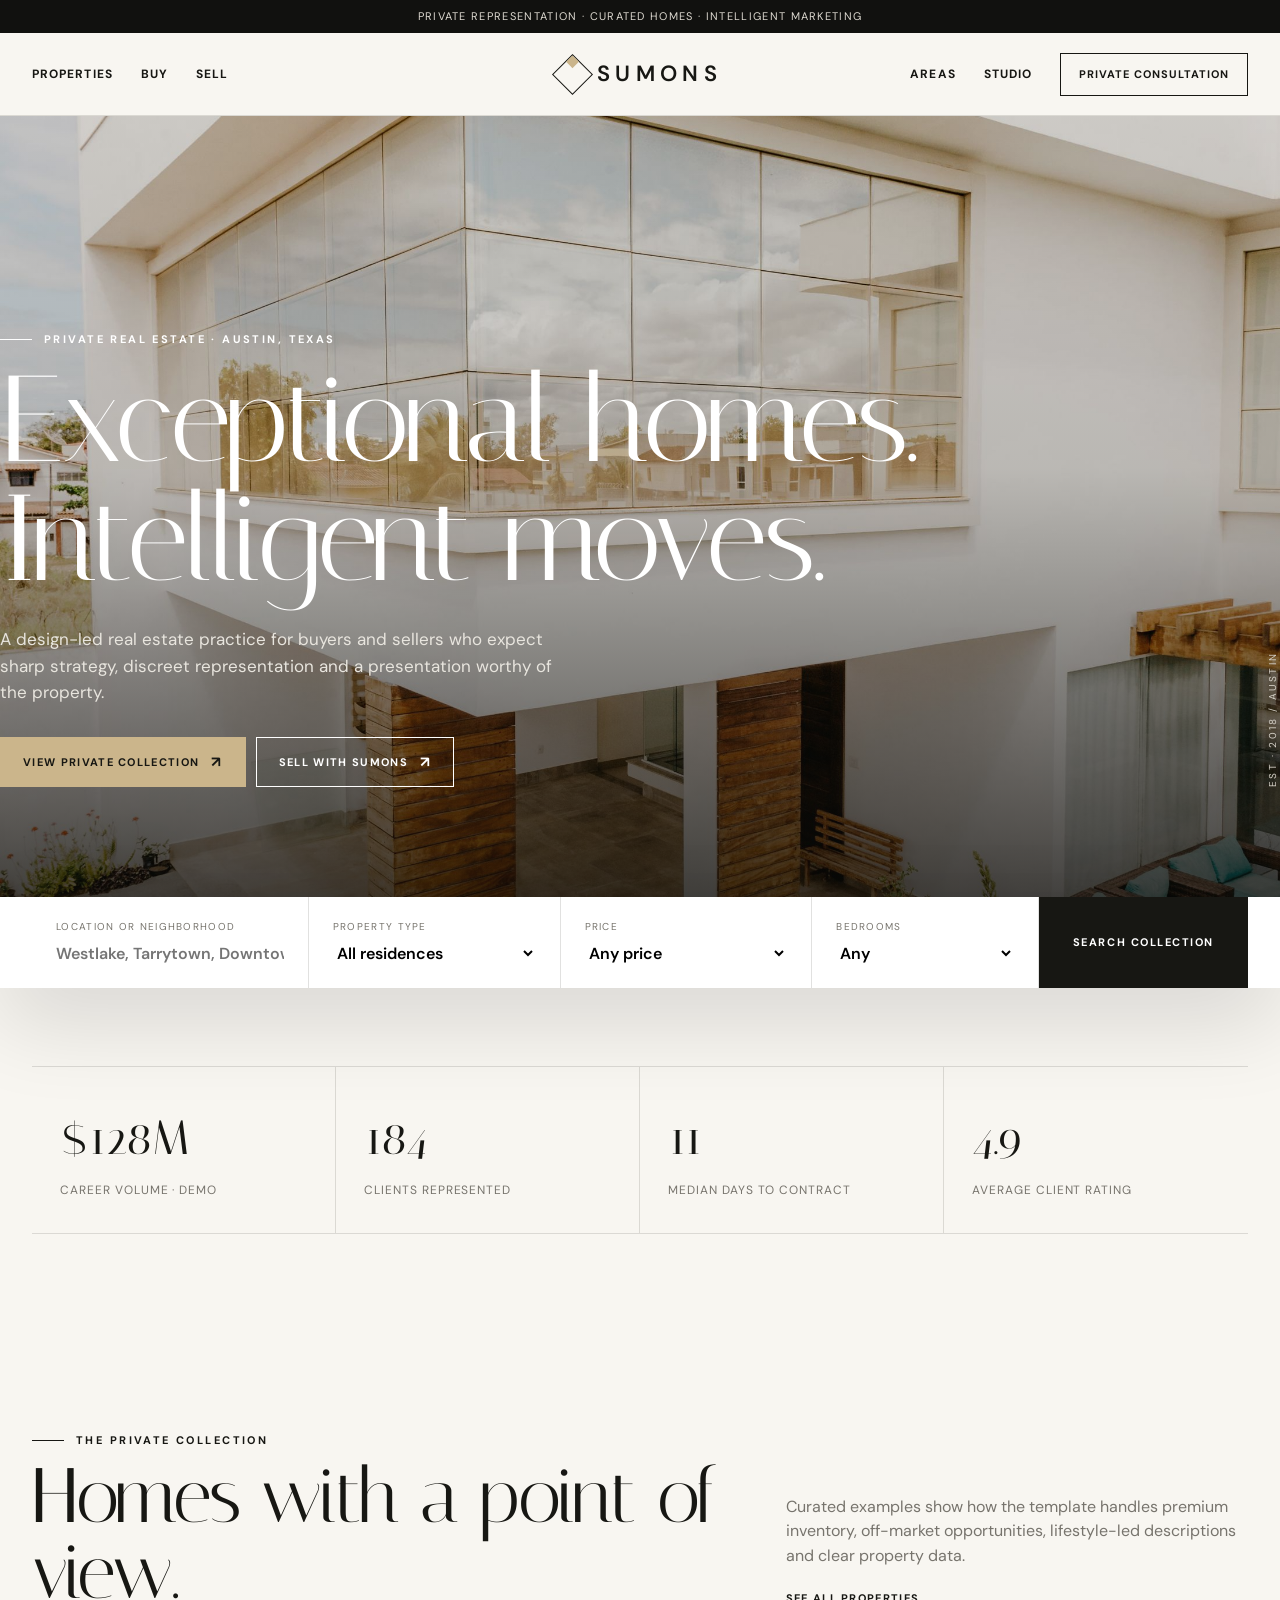
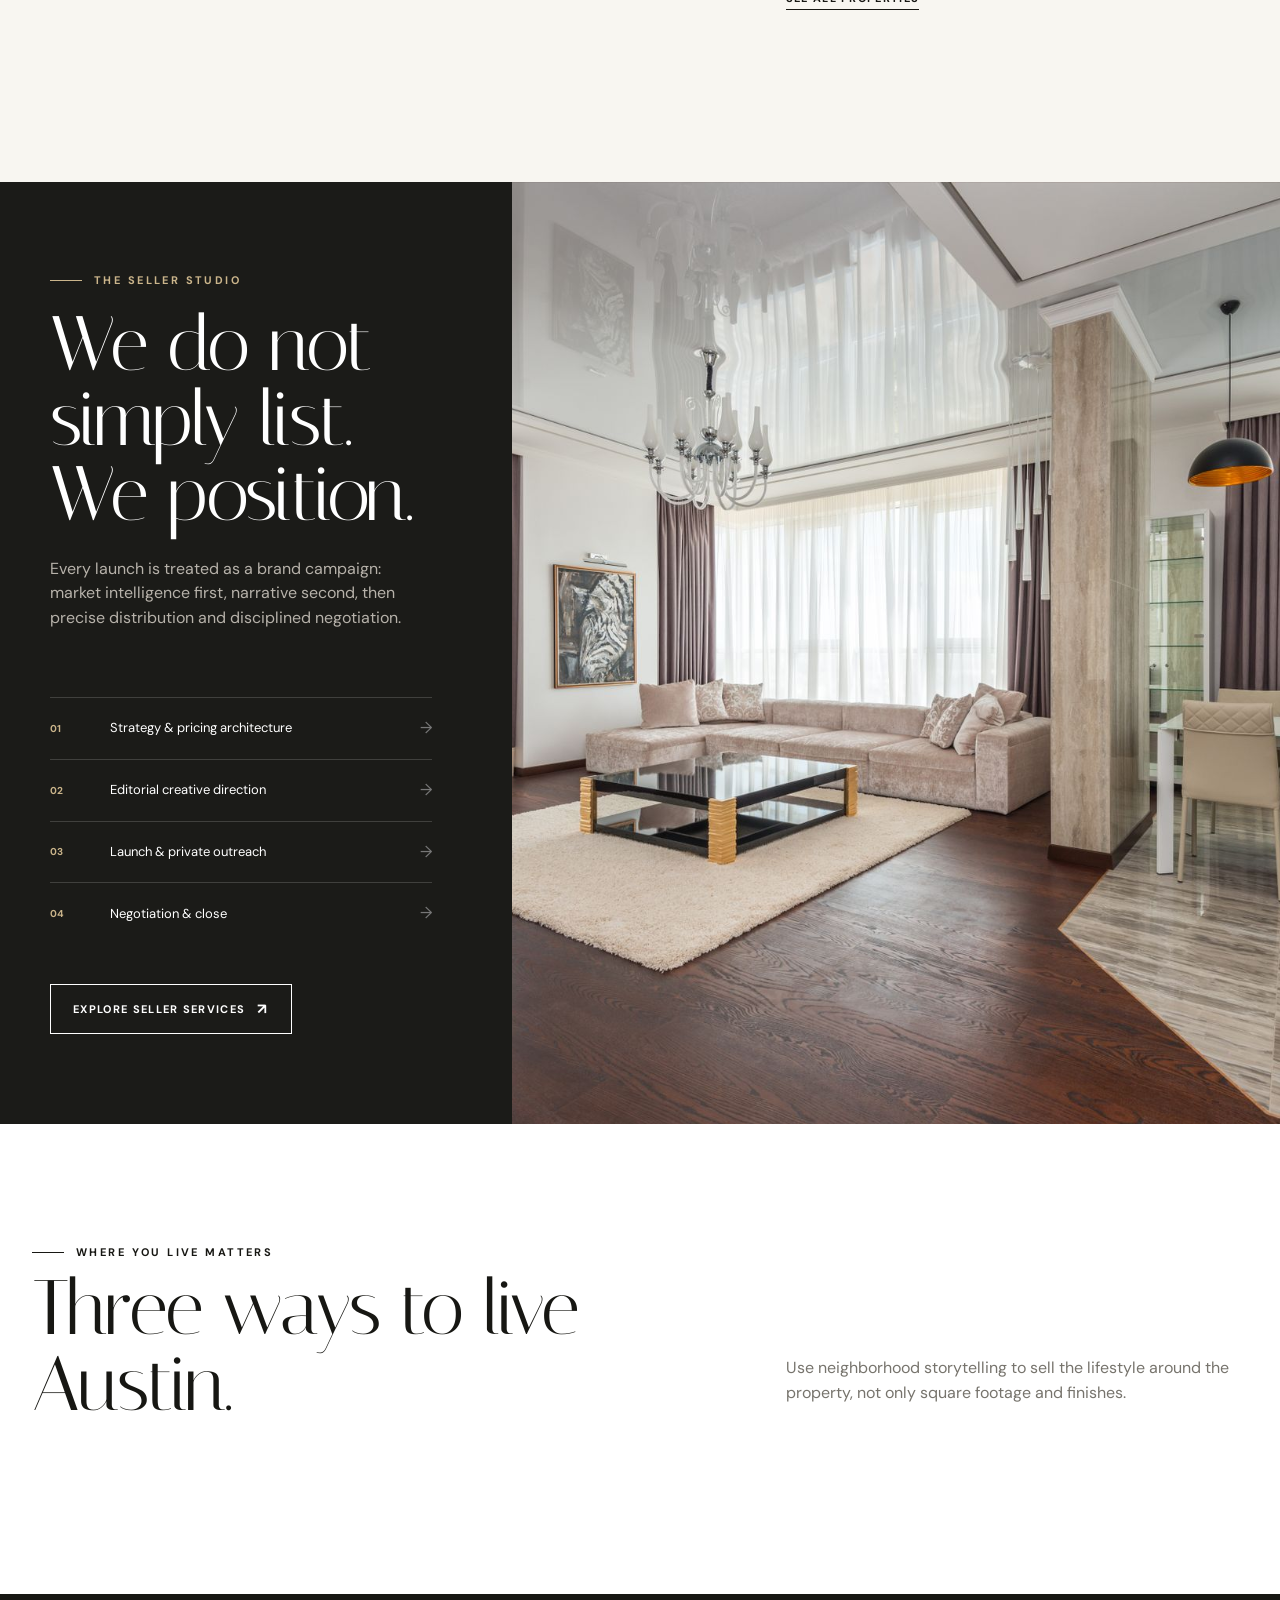
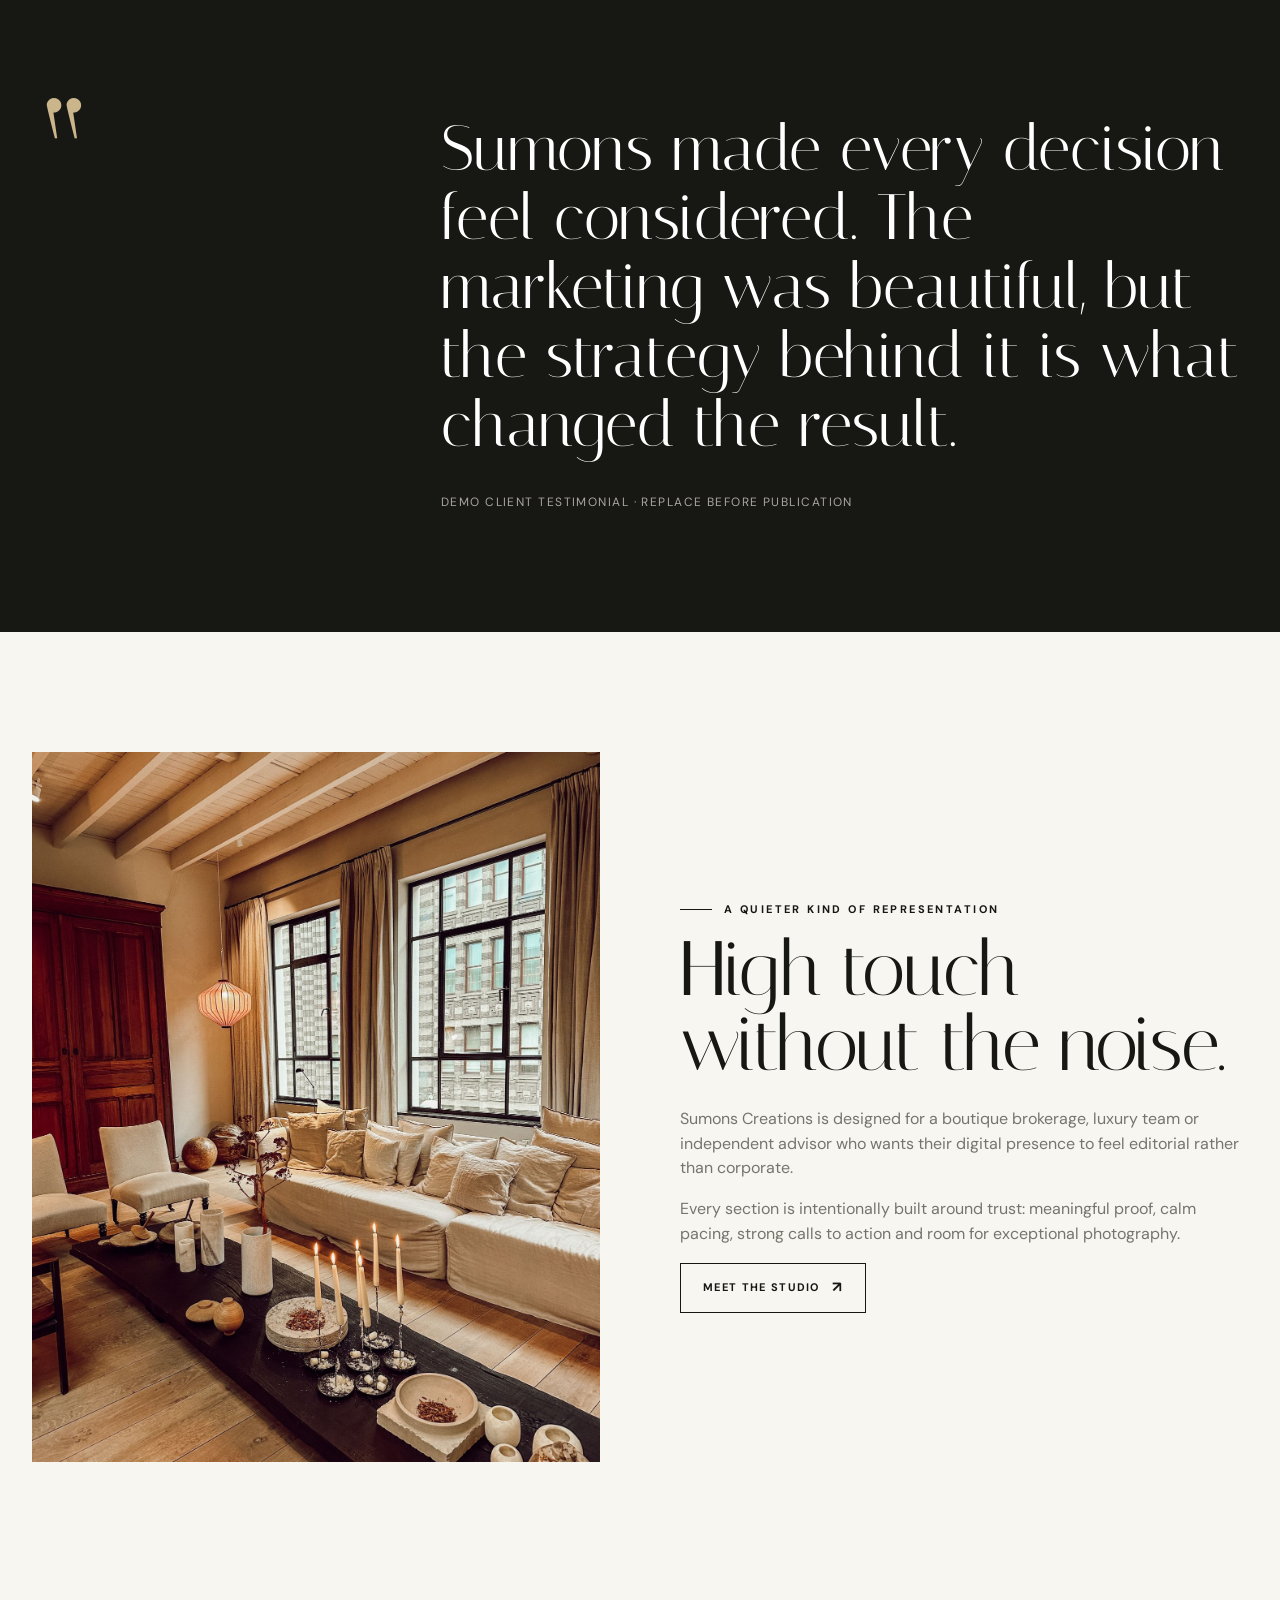
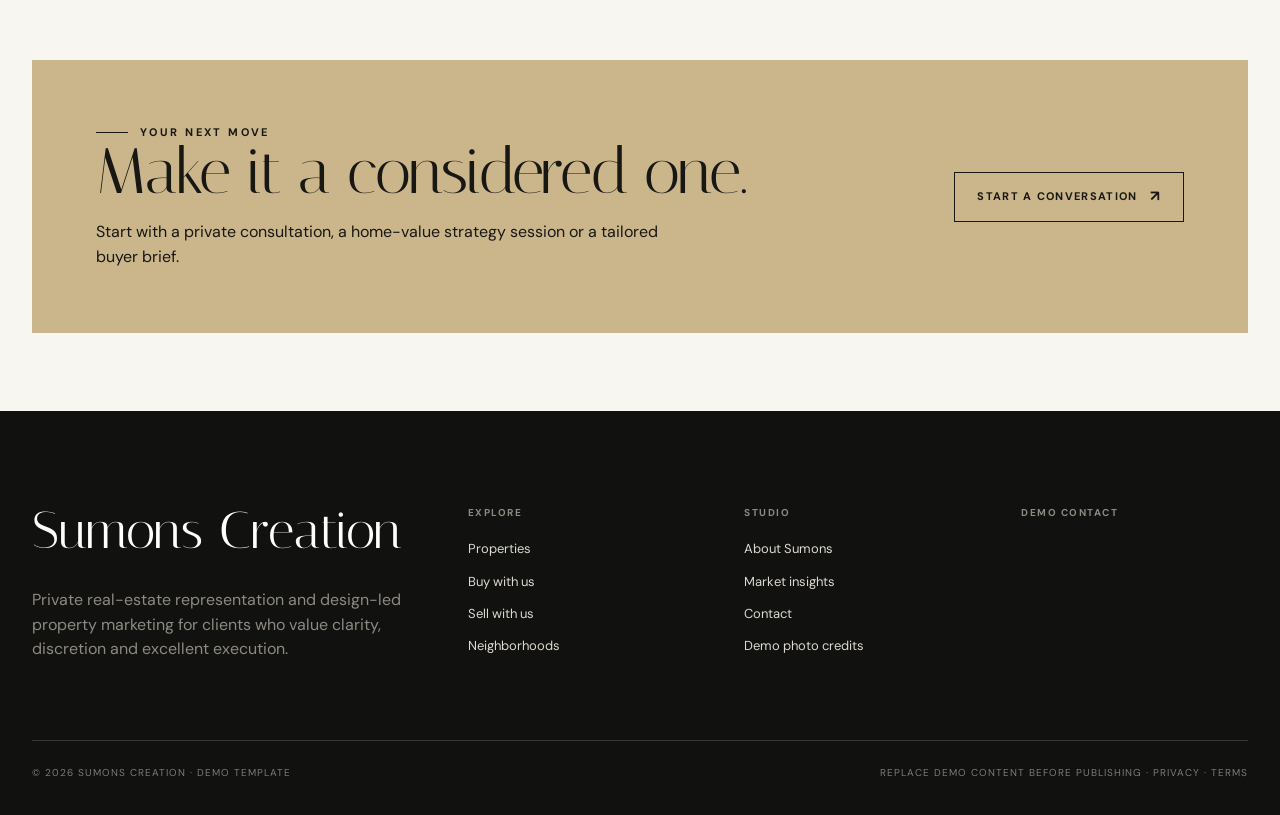
<file: index.html>
<!doctype html>
<html lang="en">

<head><meta charset="utf-8"><meta name="viewport" content="width=device-width,initial-scale=1"><meta name="description" content="Premium luxury real estate website template."><title>Sumons Creations| Luxury Real Estate</title><link rel="stylesheet" href="assets/css/luxe.css"></head>
<body><div data-site-header></div><main>
<section class="hero"><div class="hero-bg" style="background-image:url('images.pexels.com/photos/28586202/pexels-photo-28586202/pexels-photo-28586202e61c.jpg?auto=compress&amp;cs=tinysrgb&amp;w=2200')"></div><div class="wrap hero-content"><div class="hero-topline"><div><div class="eyebrow">Private real estate · Austin, Texas</div><h1 class="display">Exceptional homes. Intelligent moves.</h1><p class="hero-copy">A design-led real estate practice for buyers and sellers who expect sharp strategy, discreet representation and a presentation worthy of the property.</p><div class="hero-actions"><a class="btn btn-accent" href="listings.html">View private collection</a><a class="btn btn-light" href="sellers.html">Sell with Sumons</a></div></div><div class="hero-index">EST · 2018 / AUSTIN</div></div></div></section>
<section class="search-dock"><form class="wrap search-grid" data-quick-search><div class="search-cell"><label>Location or neighborhood</label><input name="location" placeholder="Westlake, Tarrytown, Downtown"></div><div class="search-cell"><label>Property type</label><select><option>All residences</option><option>Single family</option><option>Estate</option><option>Condo</option></select></div><div class="search-cell"><label>Price</label><select><option>Any price</option><option>$1M – $2M</option><option>$2M – $4M</option><option>$4M+</option></select></div><div class="search-cell"><label>Bedrooms</label><select><option>Any</option><option>2+</option><option>3+</option><option>4+</option></select></div><button class="search-go">Search collection</button></form></section>
<section class="section-sm"><div class="wrap stats"><div class="stat"><strong>$128M</strong><span>Career volume · demo</span></div><div class="stat"><strong>184</strong><span>Clients represented</span></div><div class="stat"><strong>11</strong><span>Median days to contract</span></div><div class="stat"><strong>4.9</strong><span>Average client rating</span></div></div></section>
<section class="section"><div class="wrap"><div class="head-row"><div><div class="eyebrow">The private collection</div><h2 class="display">Homes with a point of view.</h2></div><div><p>Curated examples show how the template handles premium inventory, off-market opportunities, lifestyle-led descriptions and clear property data.</p><a class="text-link" href="listings.html">See all properties</a></div></div><div class="property-grid" data-featured></div></div></section>
<section class="editorial"><div class="editorial-copy"><div><div class="eyebrow" style="color:var(--accent)">The seller studio</div><h2 class="display">We do not simply list. We position.</h2><p>Every launch is treated as a brand campaign: market intelligence first, narrative second, then precise distribution and disciplined negotiation.</p></div><div class="process"><div class="process-row"><b>01</b><span>Strategy & pricing architecture</span><i>→</i></div><div class="process-row"><b>02</b><span>Editorial creative direction</span><i>→</i></div><div class="process-row"><b>03</b><span>Launch & private outreach</span><i>→</i></div><div class="process-row"><b>04</b><span>Negotiation & close</span><i>→</i></div></div><a class="btn btn-light" href="sellers.html" style="align-self:flex-start;margin-top:40px">Explore seller services</a></div><div class="editorial-image" style="background-image:url('images.pexels.com/photos/7546321/pexels-photo-7546321976c.jpg?auto=compress&amp;cs=tinysrgb&amp;w=1800')"></div></section>
<section class="section section-white"><div class="wrap"><div class="head-row"><div><div class="eyebrow">Where you live matters</div><h2 class="display">Three ways to live Austin.</h2></div><p>Use neighborhood storytelling to sell the lifestyle around the property, not only square footage and finishes.</p></div><div class="neighborhood-grid" data-neighborhoods></div></div></section>
<section class="section section-dark"><div class="wrap quote-wrap"><div class="quote-mark">“</div><div><div class="quote-text">Sumons made every decision feel considered. The marketing was beautiful, but the strategy behind it is what changed the result.</div><div class="quote-by">Demo client testimonial · replace before publication</div></div></div></section>
<section class="section"><div class="wrap story-grid"><img class="story-image" src="images.pexels.com/photos/19064708/pexels-photo-190647080f62.jpg?auto=compress&amp;cs=tinysrgb&amp;w=1400" alt="Luxury interior demo photography" loading="lazy"><div class="story-copy"><div class="eyebrow">A quieter kind of representation</div><h2 class="display">High touch without the noise.</h2><p>Sumons Creations is designed for a boutique brokerage, luxury team or independent advisor who wants their digital presence to feel editorial rather than corporate.</p><p>Every section is intentionally built around trust: meaningful proof, calm pacing, strong calls to action and room for exceptional photography.</p><a class="btn" href="about.html">Meet the studio</a></div></div></section>
<section class="section-sm"><div class="wrap cta-wide"><div><div class="eyebrow">Your next move</div><h2 class="display">Make it a considered one.</h2><p>Start with a private consultation, a home-value strategy session or a tailored buyer brief.</p></div><a class="btn" href="contact.html">Start a conversation</a></div></section>
</main><div data-site-footer></div><div class="toast" data-toast>Thanks. This is a demonstration form. Connect it to your preferred CRM or form service.</div><script src="assets/js/data.js"></script><script src="assets/js/app.js"></script></body>

</html>
</file>
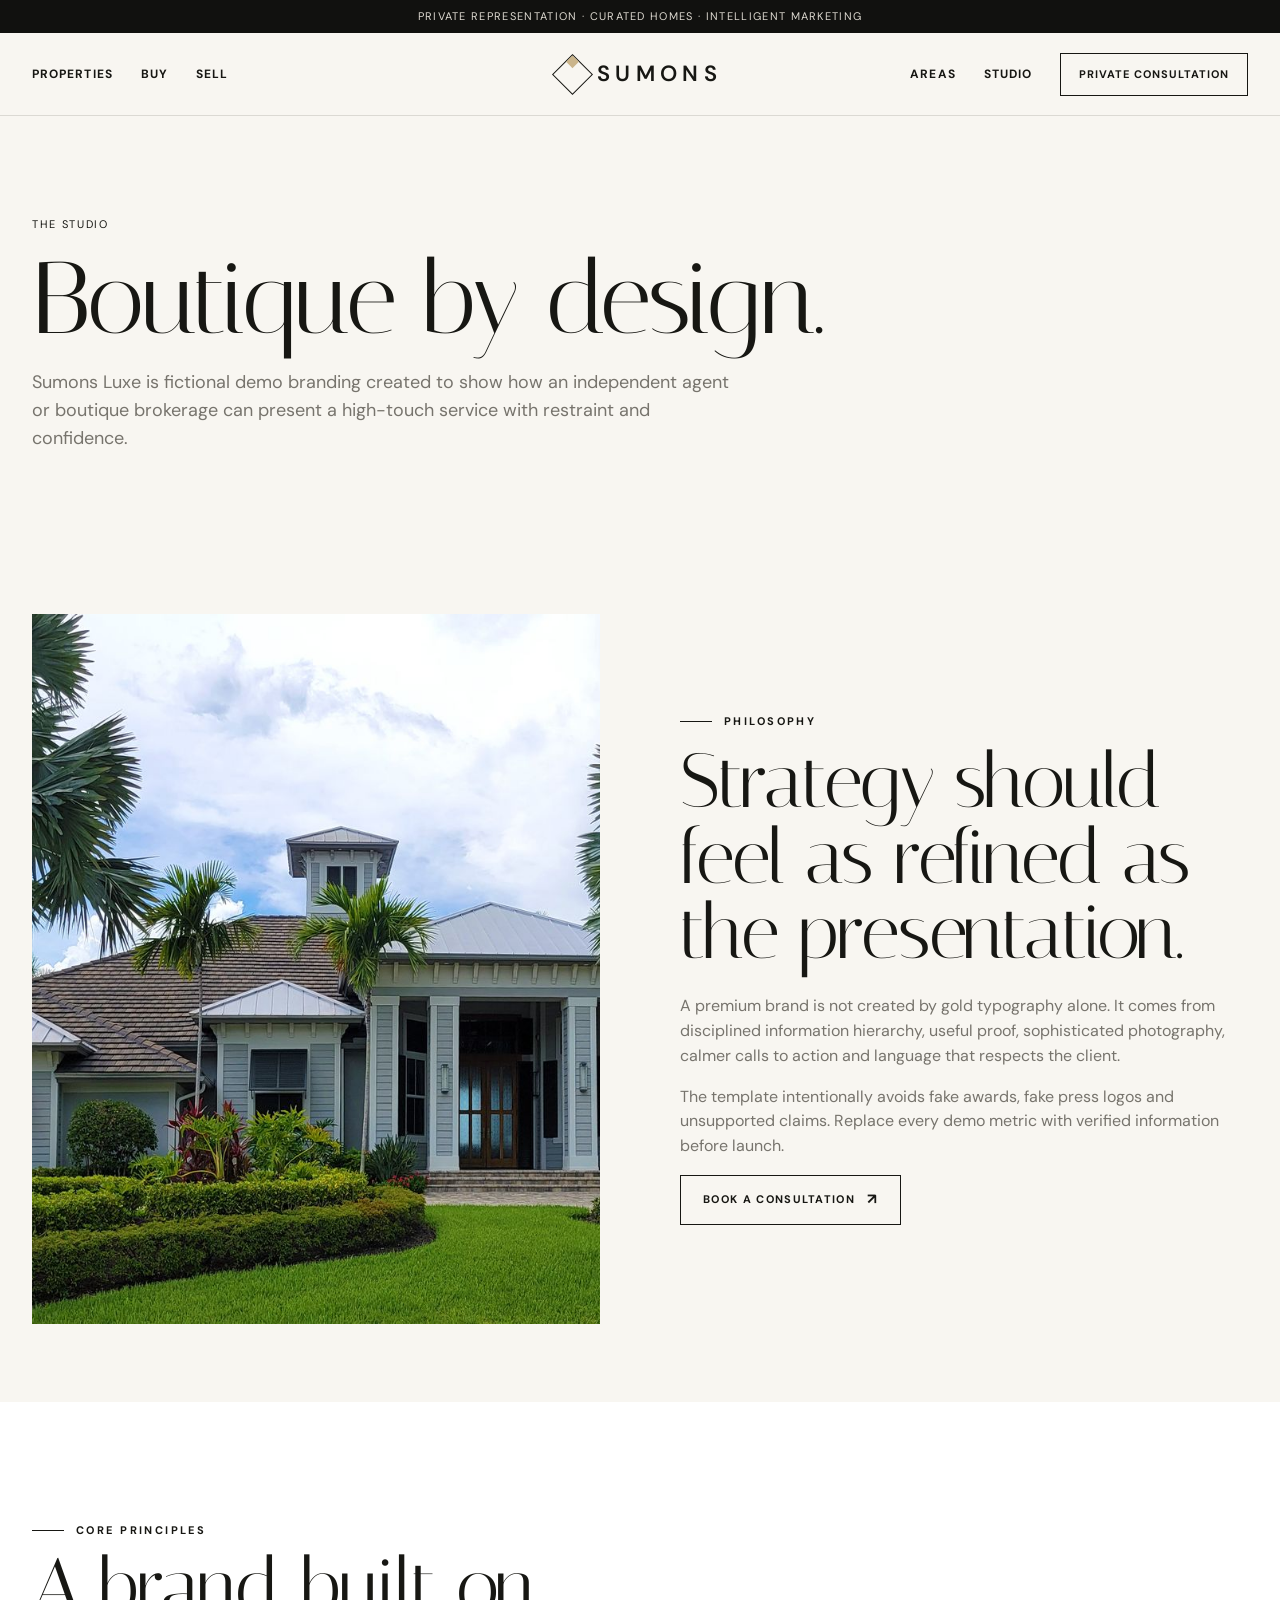
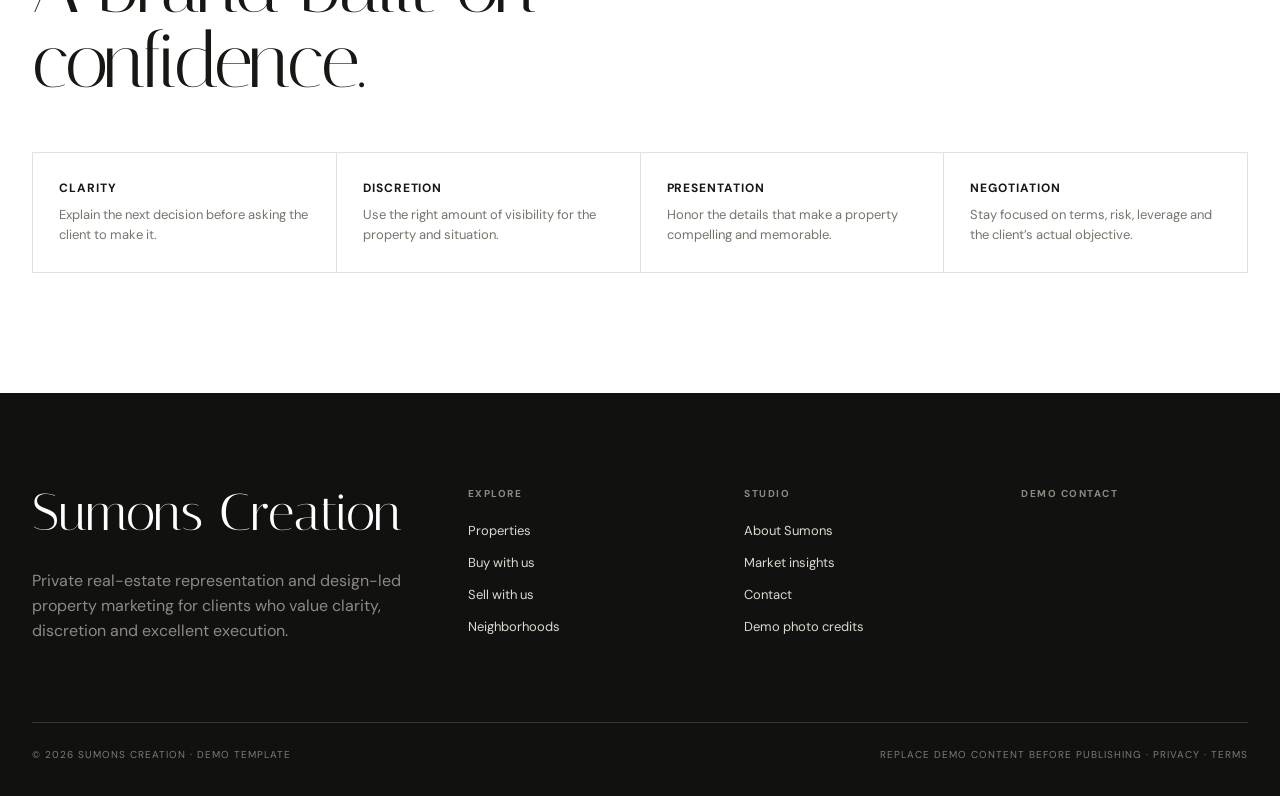
<file: about.html>
<!doctype html>
<html lang="en">
<head>
	<meta charset="utf-8">
	<meta name="viewport" content="width=device-width,initial-scale=1">
	<meta name="description" content="Boutique real estate studio about page.">
	<title>About | Sumons Creations</title>
	<link rel="stylesheet" href="assets/css/luxe.css">
</head>
<body><div data-site-header>
	
</div>
	<main>
		<section class="page-hero">
			<div class="wrap">
				<div class="kicker">The studio</div>
			<h1 class="display">Boutique by design.</h1>
			<p>Sumons Luxe is fictional demo branding created to show how an independent agent or boutique brokerage can present a high-touch service with restraint and confidence.</p>
		</div>
	</section>
	<section class="section-sm">
				<div class="wrap story-grid">
					<img class="story-image" src="images.pexels.com/photos/12558961/pexels-photo-125589610f62.jpg?auto=compress&amp;cs=tinysrgb&amp;w=1400" alt="Luxury residence demo">
					<div class="story-copy">
						<div class="eyebrow">Philosophy</div>
						<h2 class="display">Strategy should feel as refined as the presentation.</h2>
						<p>A premium brand is not created by gold typography alone. It comes from disciplined information hierarchy, useful proof, sophisticated photography, calmer calls to action and language that respects the client.</p>
						<p>The template intentionally avoids fake awards, fake press logos and unsupported claims. Replace every demo metric with verified information before launch.</p><a class="btn" href="contact.html">Book a consultation</a>
					</div>
					</div>
				</section>
				<section class="section section-white">
					<div class="wrap">
						<div class="head-row">
						<div>
							<div class="eyebrow">Core principles</div>
							<h2 class="display">A brand built on confidence.</h2>
						</div>
					</div>
					<div class="feature-grid">
						<div class="feature">
							<b>Clarity</b><p>Explain the next decision before asking the client to make it.</p></div><div class="feature"><b>Discretion</b><p>Use the right amount of visibility for the property and situation.</p>
							</div>
							<div class="feature">
								<b>Presentation</b>
								<p>Honor the details that make a property compelling and memorable.</p></div><div class="feature"><b>Negotiation</b><p>Stay focused on terms, risk, leverage and the client’s actual objective.</p>
								</div>
							</div>
						</div>
					</section>
				</main>
				<div data-site-footer>
					
				</div>
				<div class="toast" data-toast>Thanks. This is a demonstration form. Connect it to your preferred CRM or form service.</div>
				<script src="assets/js/data.js"></script>
				<script src="assets/js/app.js"></script>
			</body>

</html>
</file>
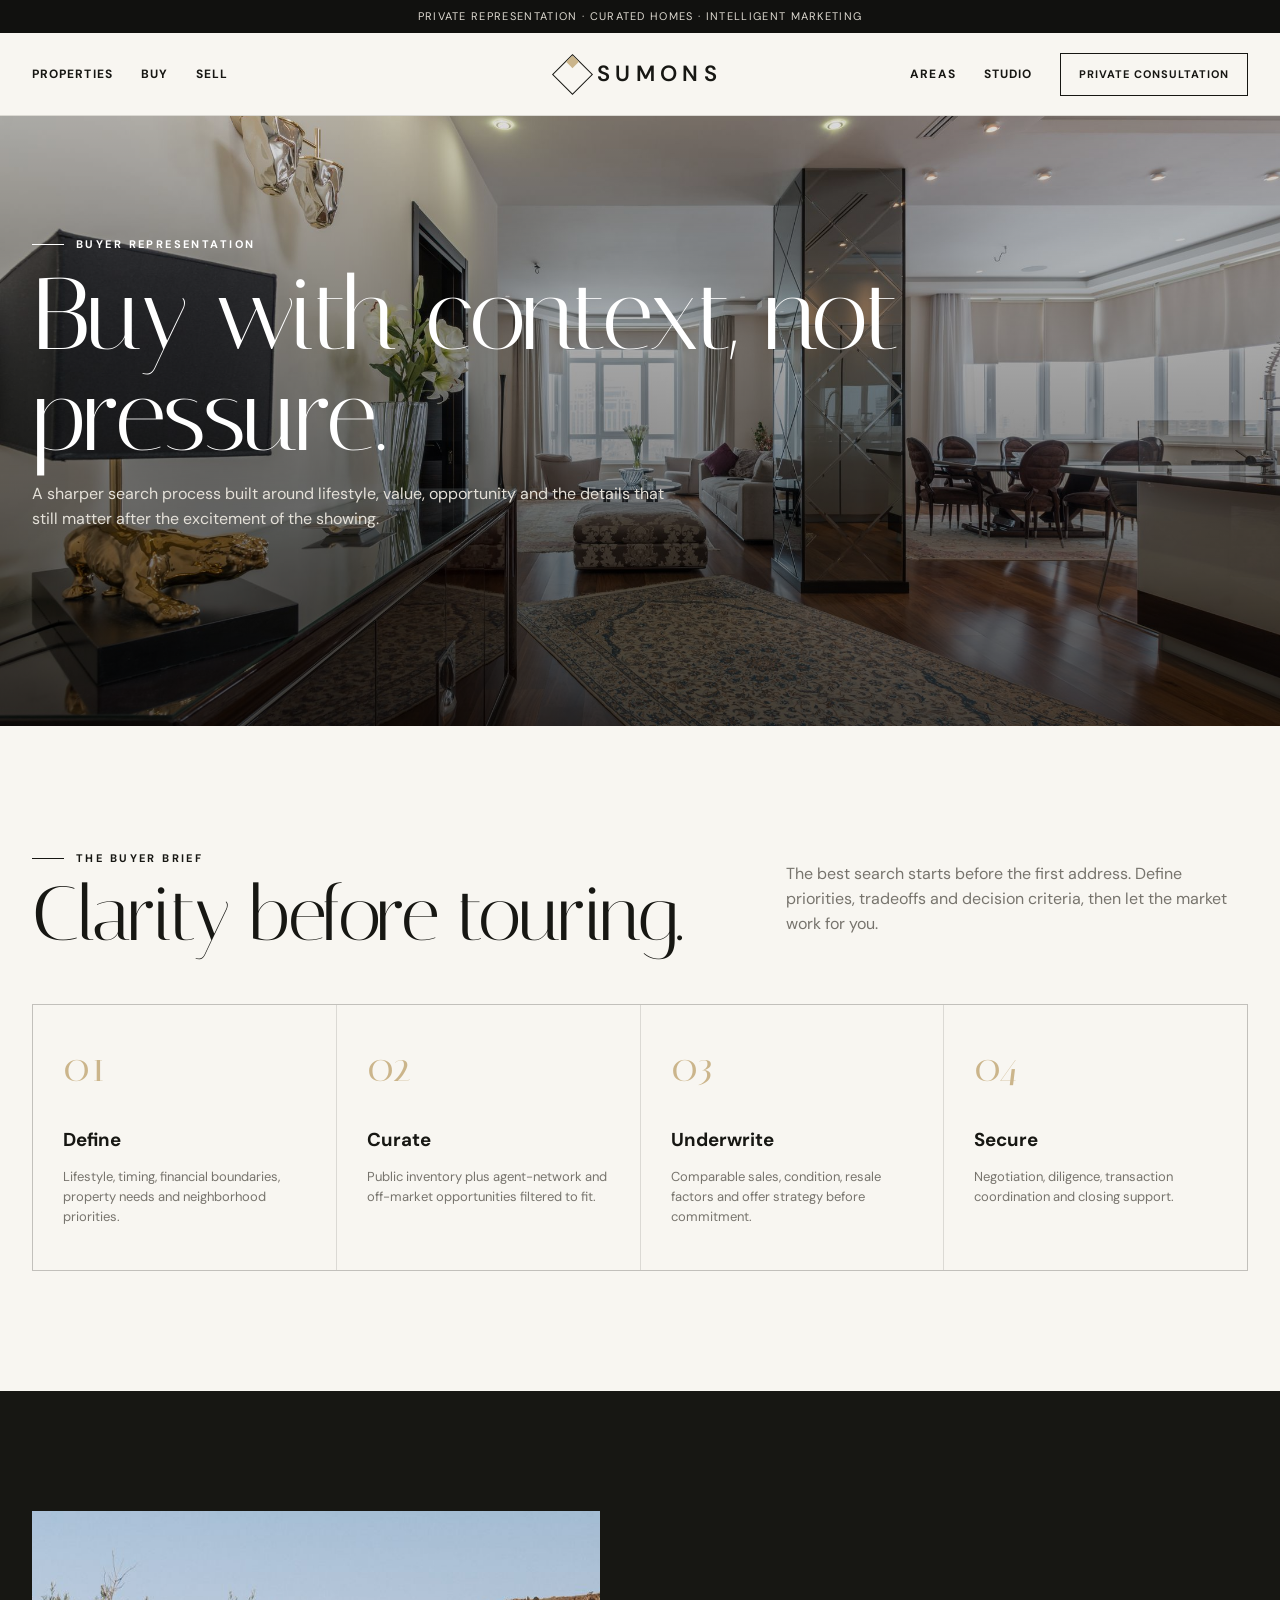
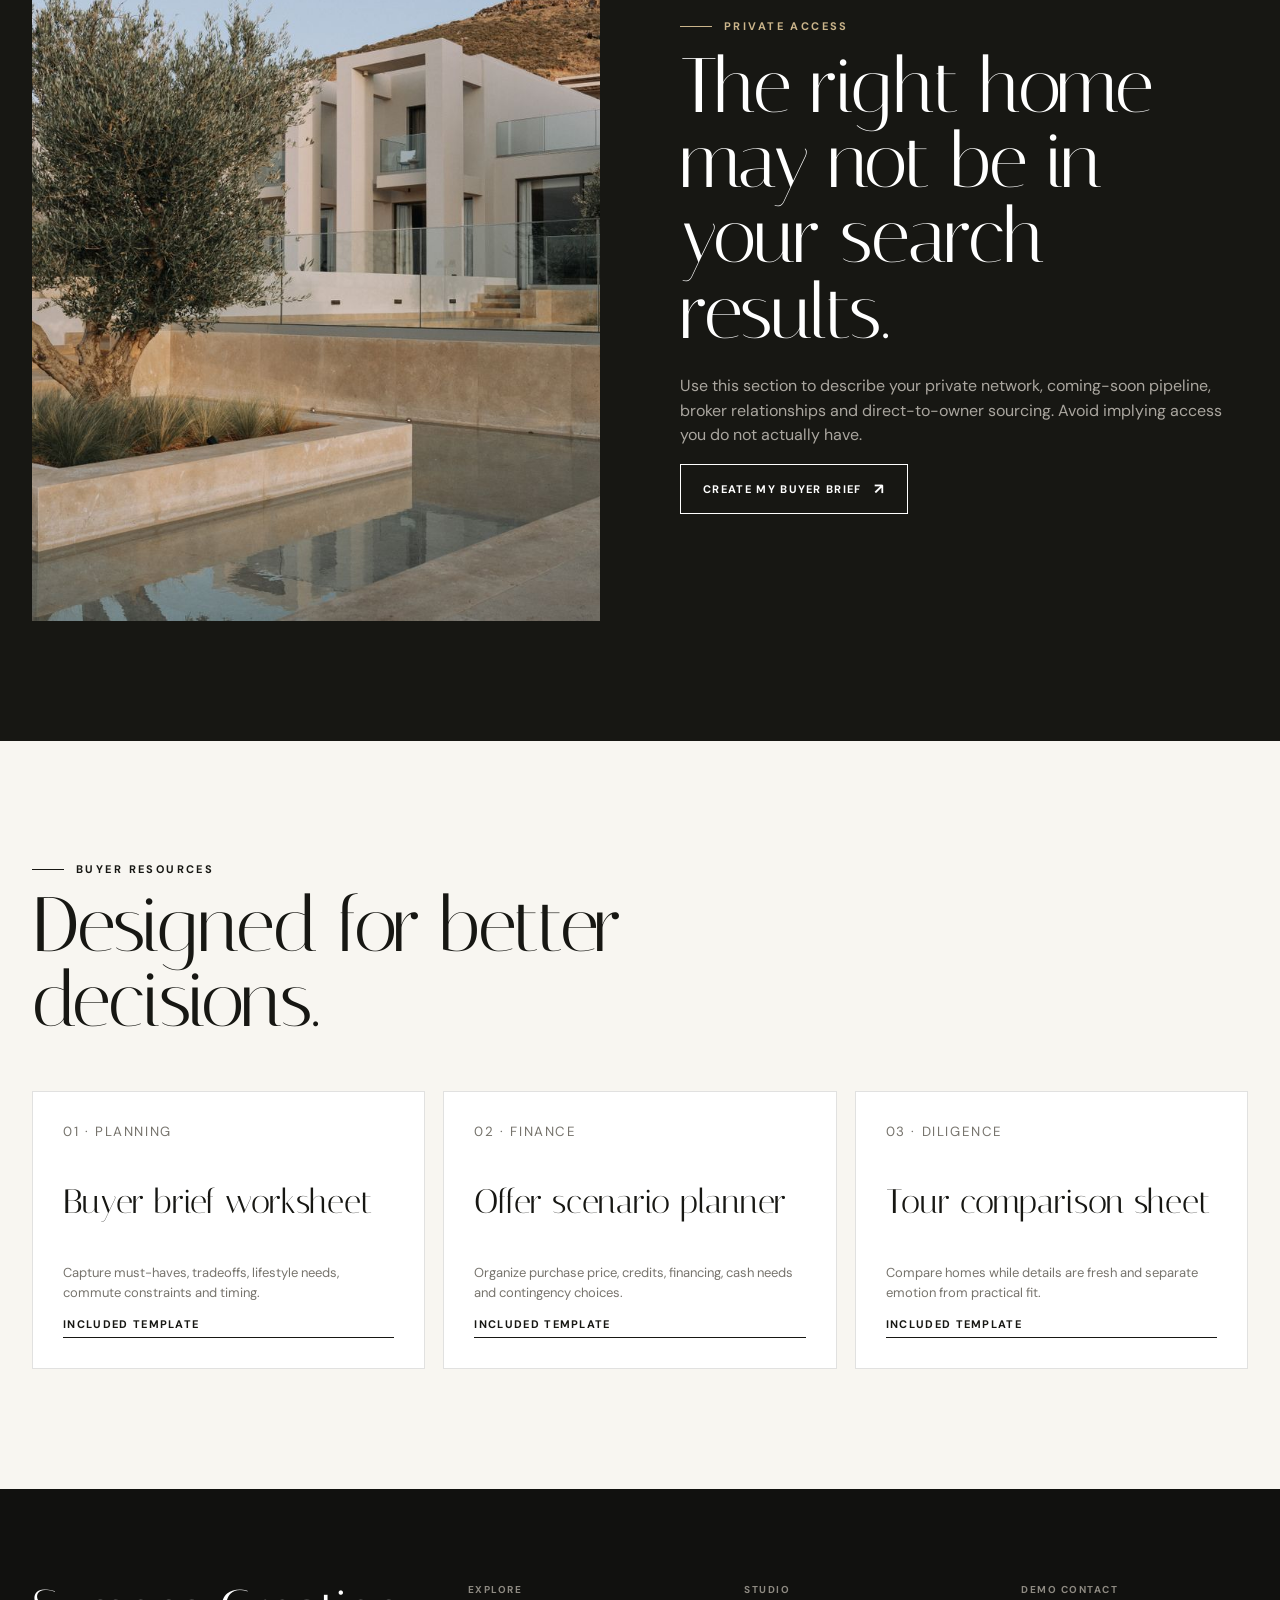
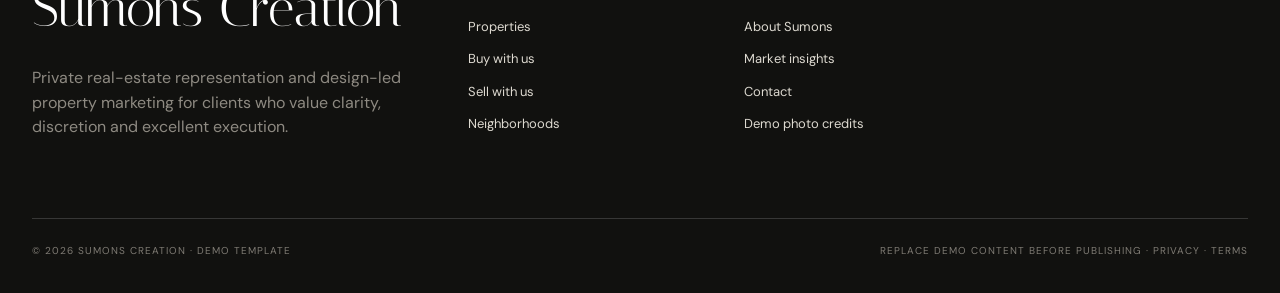
<file: buyers.html>
<!doctype html>
<html lang="en">

<head><meta charset="utf-8"><meta name="viewport" content="width=device-width,initial-scale=1"><meta name="description" content="Luxury buyer representation page."><title>Buy | Sumons Creations</title><link rel="stylesheet" href="assets/css/luxe.css"></head>
<body><div data-site-header></div><main><section class="image-hero" style="background-image:url('images.pexels.com//photos/7534563/pexels-photo-7534563e61c.jpg?auto=compress&amp;cs=tinysrgb&amp;w=2200')"><div class="wrap"><div class="eyebrow">Buyer representation</div><h1 class="display">Buy with context, not pressure.</h1><p>A sharper search process built around lifestyle, value, opportunity and the details that still matter after the excitement of the showing.</p></div></section><section class="section"><div class="wrap"><div class="head-row"><div><div class="eyebrow">The buyer brief</div><h2 class="display">Clarity before touring.</h2></div><p>The best search starts before the first address. Define priorities, tradeoffs and decision criteria, then let the market work for you.</p></div><div class="timeline"><div class="timeline-item"><b>01</b><h3>Define</h3><p>Lifestyle, timing, financial boundaries, property needs and neighborhood priorities.</p></div><div class="timeline-item"><b>02</b><h3>Curate</h3><p>Public inventory plus agent-network and off-market opportunities filtered to fit.</p></div><div class="timeline-item"><b>03</b><h3>Underwrite</h3><p>Comparable sales, condition, resale factors and offer strategy before commitment.</p></div><div class="timeline-item"><b>04</b><h3>Secure</h3><p>Negotiation, diligence, transaction coordination and closing support.</p></div></div></div></section><section class="section section-dark"><div class="wrap story-grid"><img class="story-image" src="images.pexels.com//photos/10610731/pexels-photo-106107310f62.jpg?auto=compress&amp;cs=tinysrgb&amp;w=1400" alt="Modern luxury residence"><div class="story-copy"><div class="eyebrow" style="color:var(--accent)">Private access</div><h2 class="display">The right home may not be in your search results.</h2><p style="color:#aaa69f">Use this section to describe your private network, coming-soon pipeline, broker relationships and direct-to-owner sourcing. Avoid implying access you do not actually have.</p><a class="btn btn-light" href="contact.html">Create my buyer brief</a></div></div></section><section class="section"><div class="wrap"><div class="head-row"><div><div class="eyebrow">Buyer resources</div><h2 class="display">Designed for better decisions.</h2></div></div><div class="resource-grid"><article class="resource"><small>01 · Planning</small><div><h3>Buyer brief worksheet</h3><p>Capture must-haves, tradeoffs, lifestyle needs, commute constraints and timing.</p></div><span class="text-link">Included template</span></article><article class="resource"><small>02 · Finance</small><div><h3>Offer scenario planner</h3><p>Organize purchase price, credits, financing, cash needs and contingency choices.</p></div><span class="text-link">Included template</span></article><article class="resource"><small>03 · Diligence</small><div><h3>Tour comparison sheet</h3><p>Compare homes while details are fresh and separate emotion from practical fit.</p></div><span class="text-link">Included template</span></article></div></div></section></main><div data-site-footer></div><div class="toast" data-toast>Thanks. This is a demonstration form. Connect it to your preferred CRM or form service.</div><script src="assets/js/data.js"></script><script src="assets/js/app.js"></script></body>

</html>
</file>
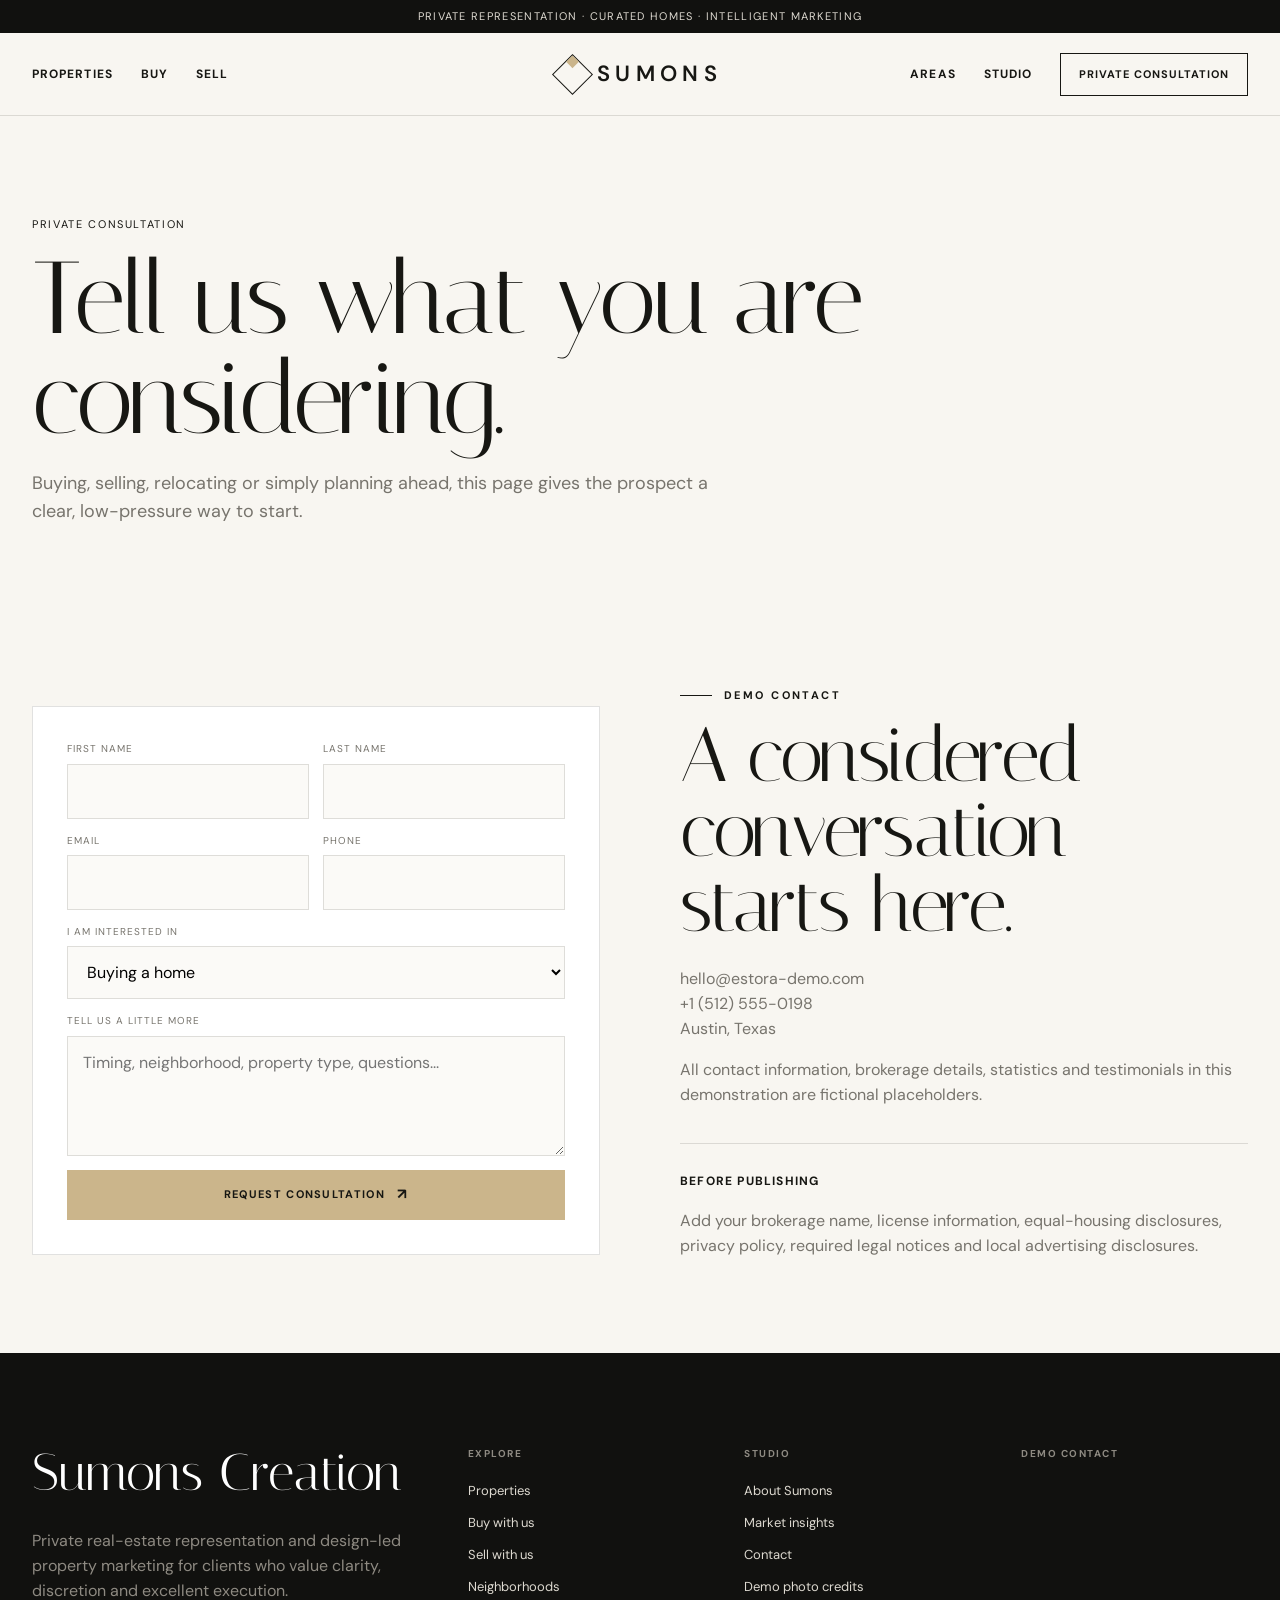
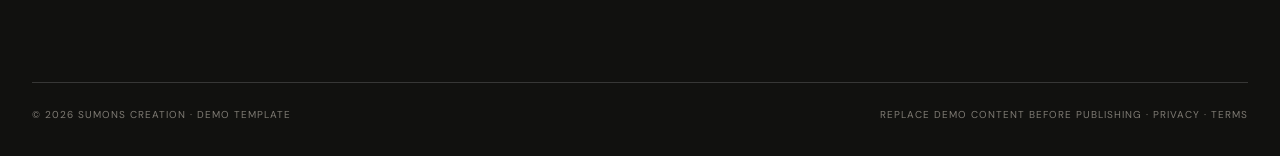
<file: contact.html>
<!doctype html>
<html lang="en">

<head><meta charset="utf-8"><meta name="viewport" content="width=device-width,initial-scale=1"><meta name="description" content="Contact and lead capture page."><title>Contact | Sumons Creations</title><link rel="stylesheet" href="assets/css/luxe.css"></head>
<body><div data-site-header></div><main><section class="page-hero"><div class="wrap"><div class="kicker">Private consultation</div><h1 class="display">Tell us what you are considering.</h1><p>Buying, selling, relocating or simply planning ahead, this page gives the prospect a clear, low-pressure way to start.</p></div></section><section class="section-sm"><div class="wrap story-grid"><div><div class="form-card"><form data-demo-form><div class="form-grid"><div class="field"><label>First name</label><input required></div><div class="field"><label>Last name</label><input required></div><div class="field"><label>Email</label><input type="email" required></div><div class="field"><label>Phone</label><input></div><div class="field full"><label>I am interested in</label><select><option>Buying a home</option><option>Selling a home</option><option>Both buying and selling</option><option>Relocating</option><option>Investing</option><option>General consultation</option></select></div><div class="field full"><label>Tell us a little more</label><textarea placeholder="Timing, neighborhood, property type, questions..."></textarea></div><div class="field full"><button class="btn btn-accent">Request consultation</button></div></div></form></div></div><div class="story-copy"><div class="eyebrow">Demo contact</div><h2 class="display">A considered conversation starts here.</h2><p>hello@estora-demo.com<br>+1 (512) 555-0198<br>Austin, Texas</p><p class="muted">All contact information, brokerage details, statistics and testimonials in this demonstration are fictional placeholders.</p><div style="margin-top:36px;border-top:1px solid var(--line);padding-top:24px"><b style="font-size:12px;text-transform:uppercase;letter-spacing:.1em">Before publishing</b><p class="muted">Add your brokerage name, license information, equal-housing disclosures, privacy policy, required legal notices and local advertising disclosures.</p></div></div></div></section></main><div data-site-footer></div><div class="toast" data-toast>Thanks. This is a demonstration form. Connect it to your preferred CRM or form service.</div><script src="assets/js/data.js"></script><script src="assets/js/app.js"></script></body>

</html>
</file>
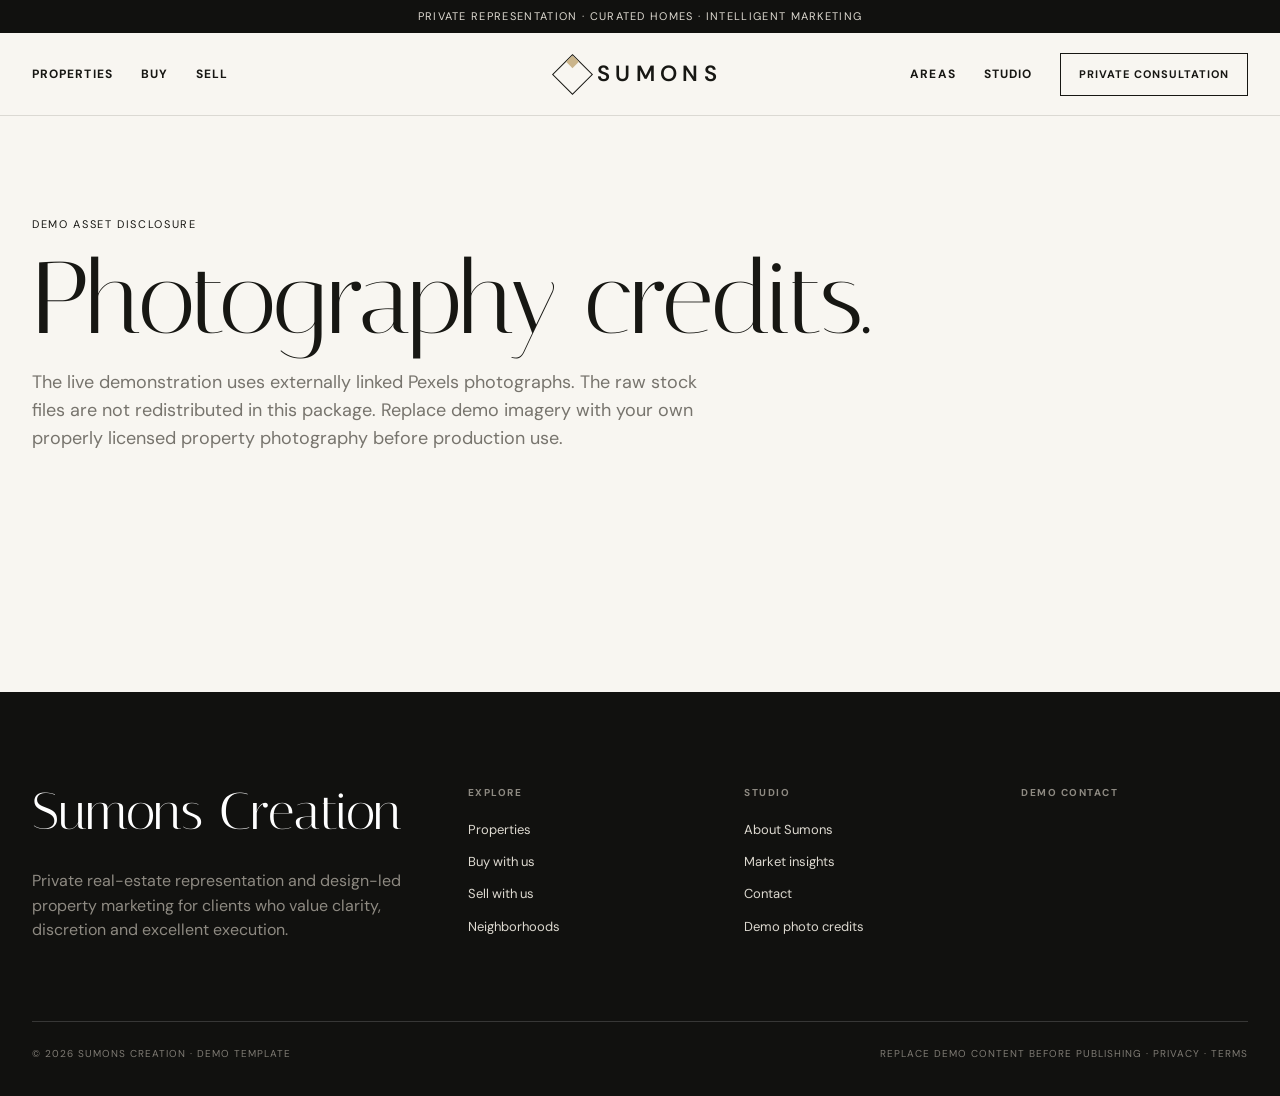
<file: credits.html>
<!doctype html>
<html lang="en">

<head><meta charset="utf-8"><meta name="viewport" content="width=device-width,initial-scale=1"><meta name="description" content="Demo photography source credits."><title>Photo Credits | Sumons Creations</title><link rel="stylesheet" href="assets/css/luxe.css"></head>
<body><div data-site-header></div><main><section class="page-hero"><div class="wrap"><div class="kicker">Demo asset disclosure</div><h1 class="display">Photography credits.</h1><p>The live demonstration uses externally linked Pexels photographs. The raw stock files are not redistributed in this package. Replace demo imagery with your own properly licensed property photography before production use.</p></div></section><section class="section-sm"><div class="wrap resource-grid" data-credits></div></section></main><div data-site-footer></div><div class="toast" data-toast>Thanks. This is a demonstration form. Connect it to your preferred CRM or form service.</div><script src="assets/js/data.js"></script><script src="assets/js/app.js"></script><script src="assets/js/credits.js"></script></body>

</html>
</file>
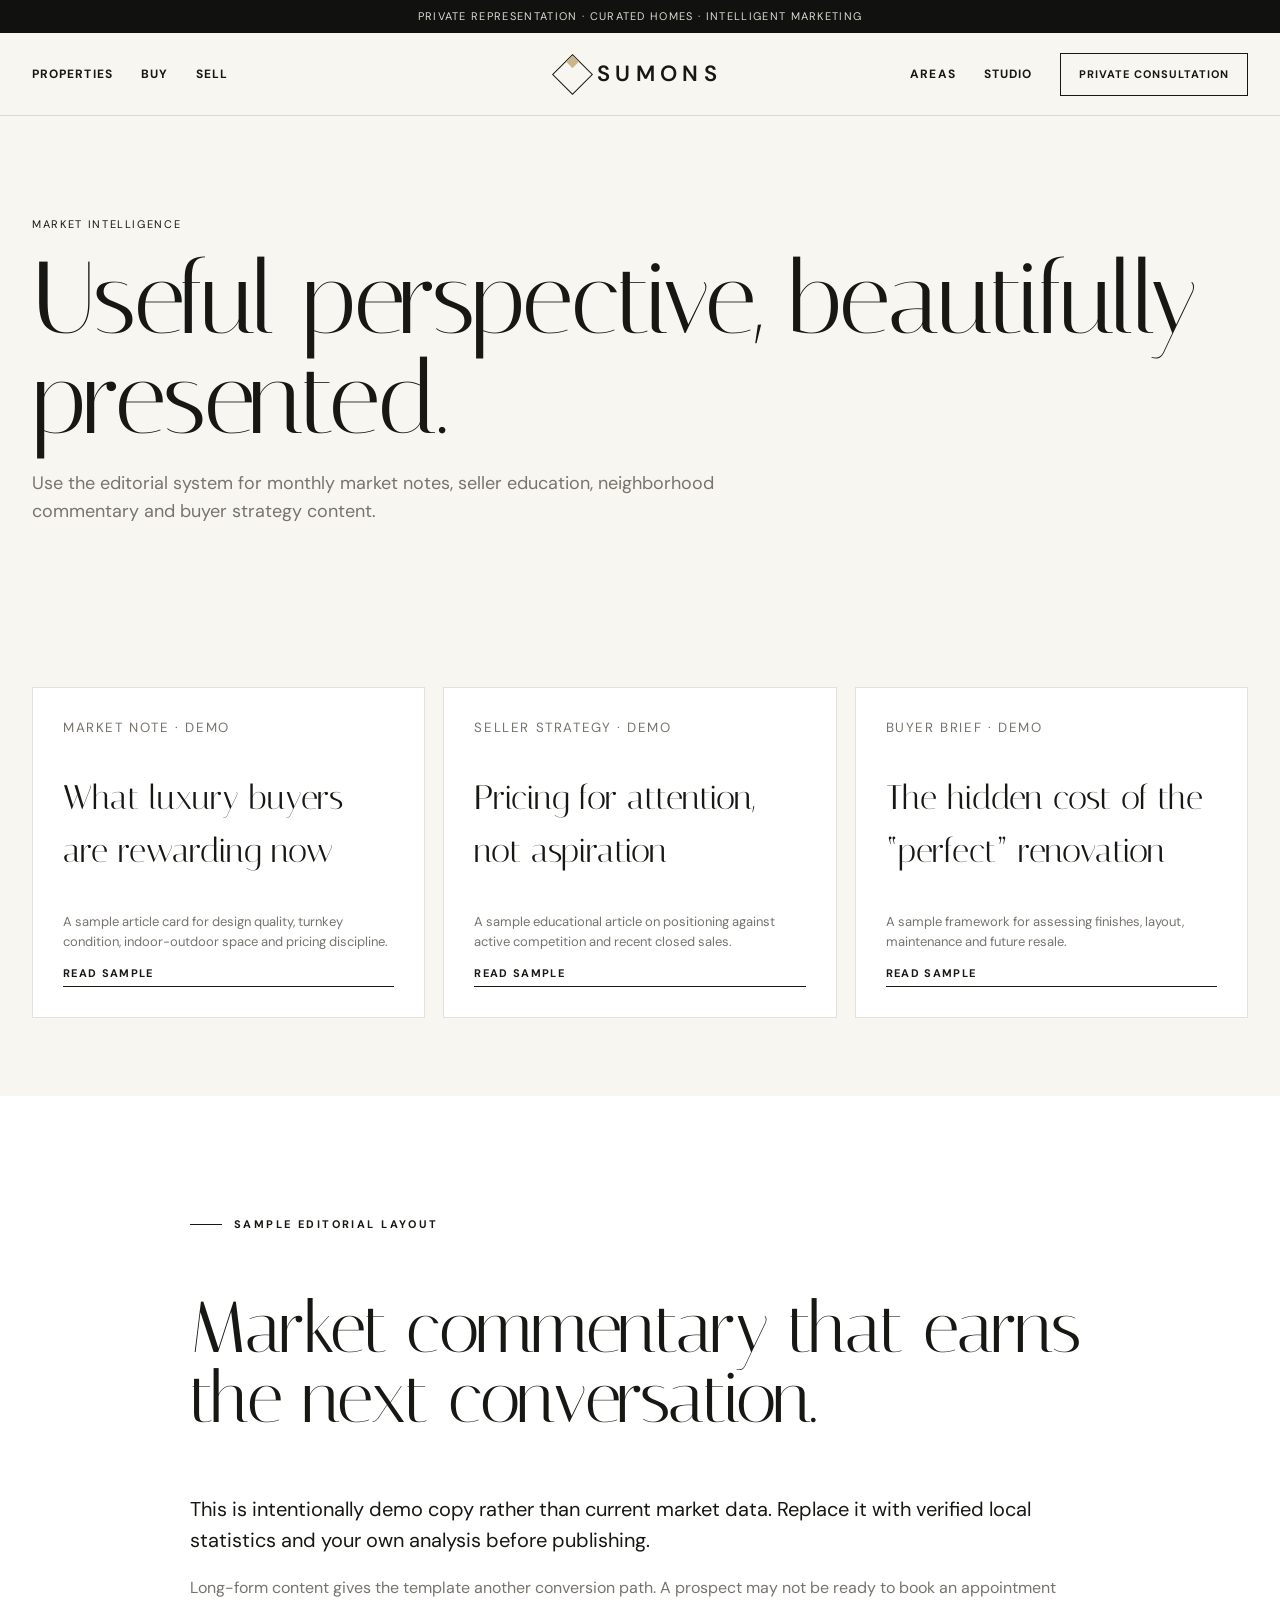
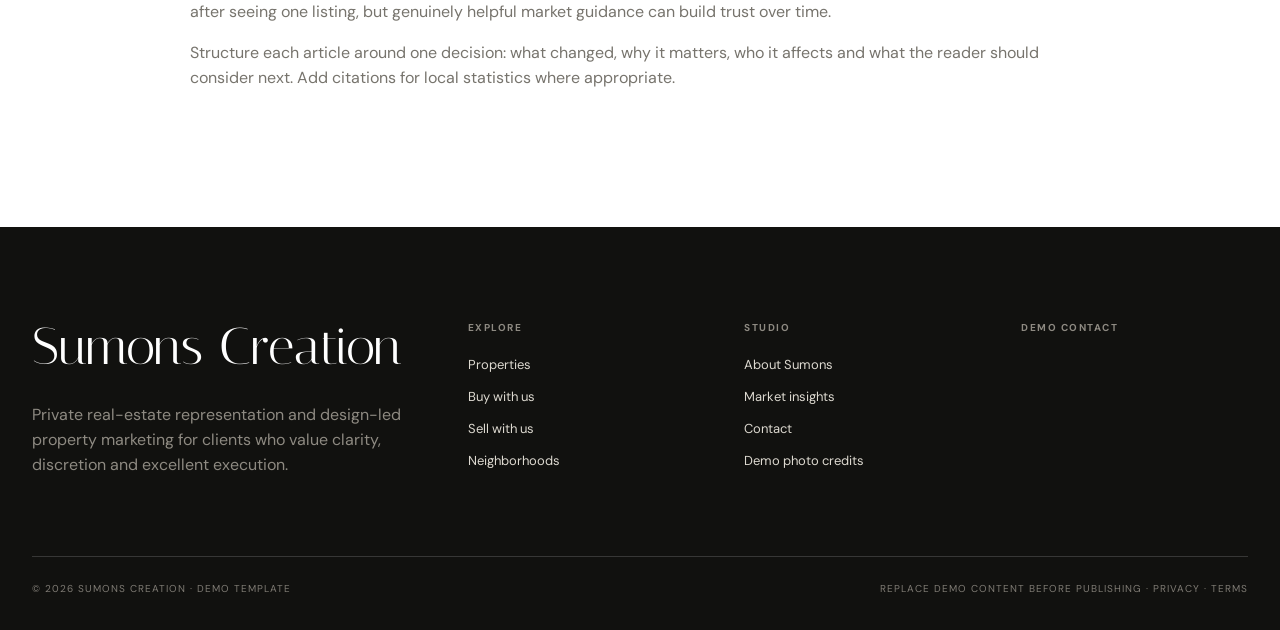
<file: insights.html>
<!doctype html>
<html lang="en">

<head><meta charset="utf-8"><meta name="viewport" content="width=device-width,initial-scale=1"><meta name="description" content="Luxury real estate market insights template."><title>Insights | Sumons Creations</title><link rel="stylesheet" href="assets/css/luxe.css"></head>
<body><div data-site-header></div><main><section class="page-hero"><div class="wrap"><div class="kicker">Market intelligence</div><h1 class="display">Useful perspective, beautifully presented.</h1><p>Use the editorial system for monthly market notes, seller education, neighborhood commentary and buyer strategy content.</p></div></section><section class="section-sm"><div class="wrap resource-grid"><article class="resource"><small>Market note · Demo</small>
	<div><h3>What luxury buyers are rewarding now</h3><p>A sample article card for design quality, turnkey condition, indoor-outdoor space and pricing discipline.</p></div><a class="text-link" href="#article">Read sample</a></article>
	<article class="resource"><small>Seller strategy · Demo</small>
		<div><h3>Pricing for attention, not aspiration</h3><p>A sample educational article on positioning against active competition and recent closed sales.</p></div><a class="text-link" href="#article">Read sample</a></article>
		<article class="resource"><small>Buyer brief · Demo</small><div><h3>The hidden cost of the “perfect” renovation</h3><p>A sample framework for assessing finishes, layout, maintenance and future resale.</p></div><a class="text-link" href="#article">Read sample</a></article></div></section><section class="section section-white" id="article"><div class="wrap" style="max-width:900px"><div class="eyebrow">Sample editorial layout</div><h2 class="display" style="font-size:72px">Market commentary that earns the next conversation.</h2><p style="font-size:20px">This is intentionally demo copy rather than current market data. Replace it with verified local statistics and your own analysis before publishing.</p><p class="muted">Long-form content gives the template another conversion path. A prospect may not be ready to book an appointment after seeing one listing, but genuinely helpful market guidance can build trust over time.</p><p class="muted">Structure each article around one decision: what changed, why it matters, who it affects and what the reader should consider next. Add citations for local statistics where appropriate.</p>
</div>
</section>
</main>
<div data-site-footer>
	
</div>
<div class="toast" data-toast>Thanks. This is a demonstration form. Connect it to your preferred CRM or form service.</div>
<script src="assets/js/data.js">
	
</script>
<script src="assets/js/app.js">
	
</script>
</body>

</html>
</file>
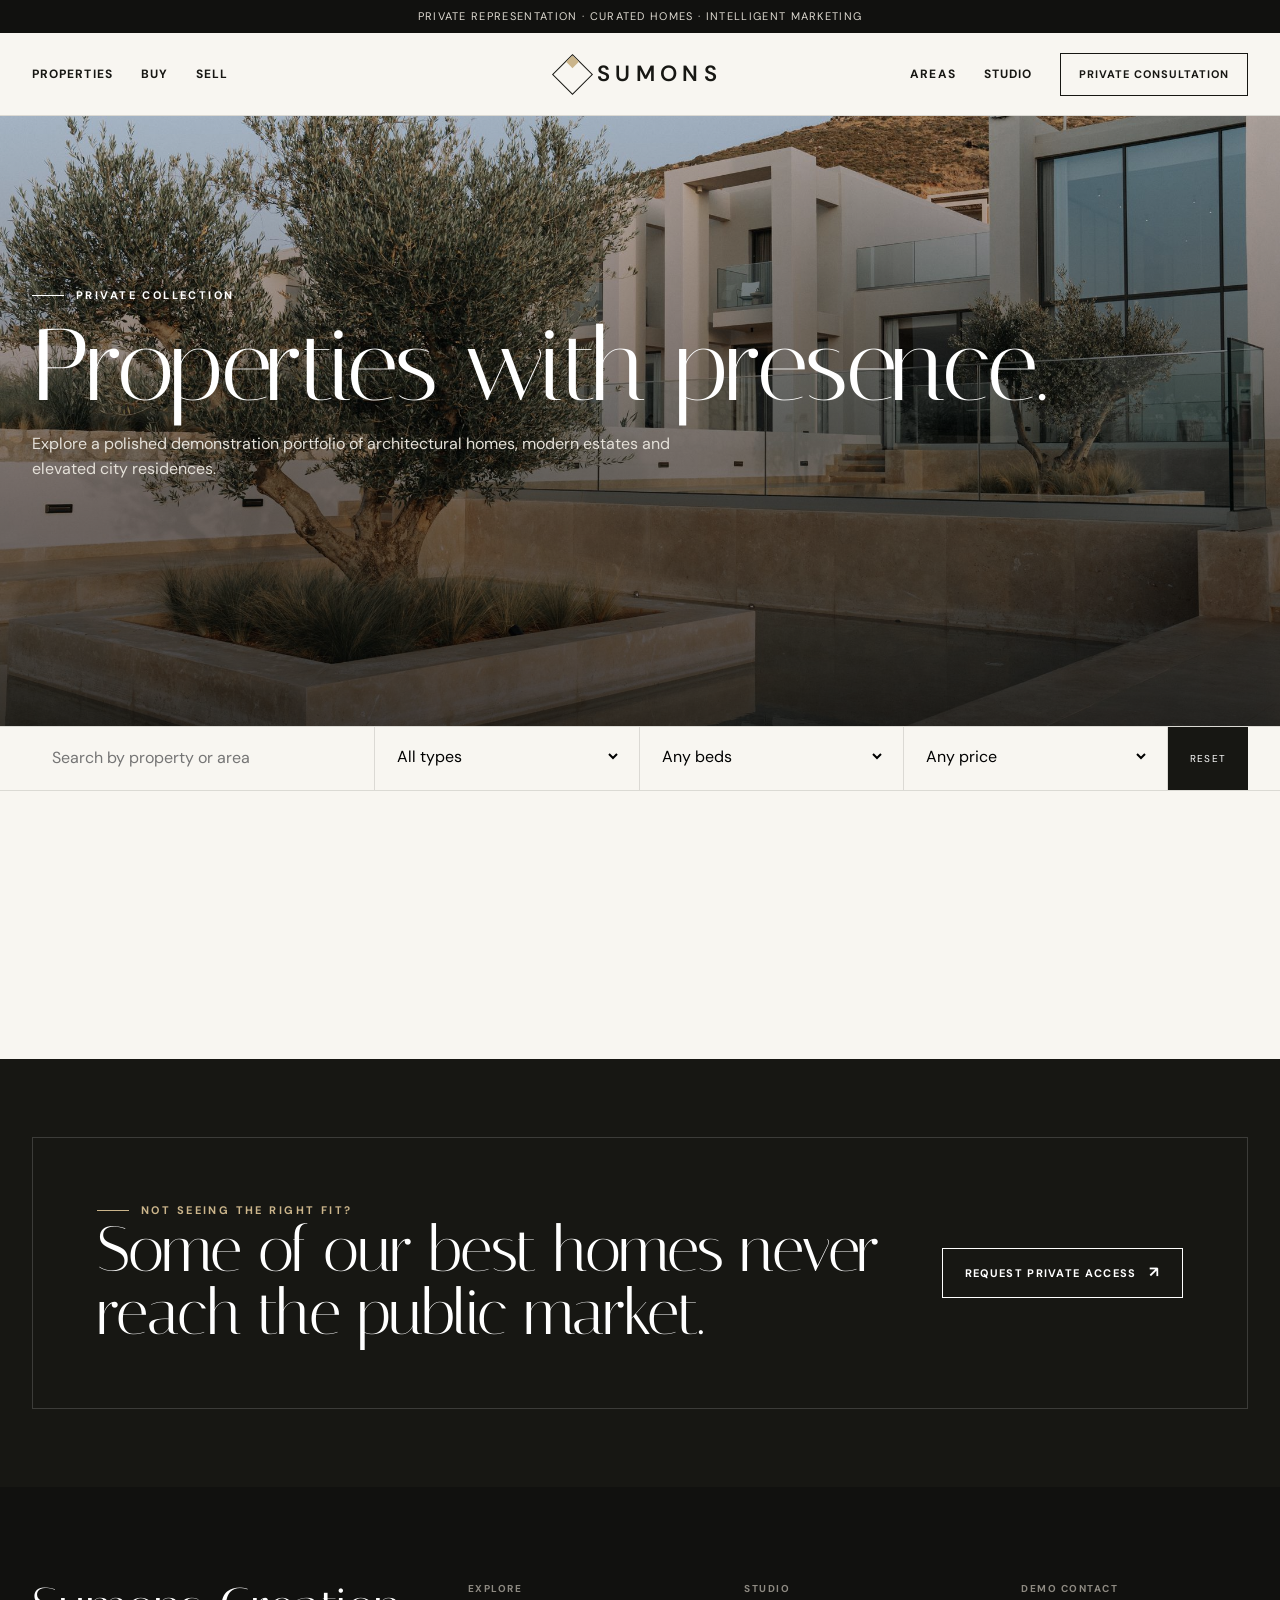
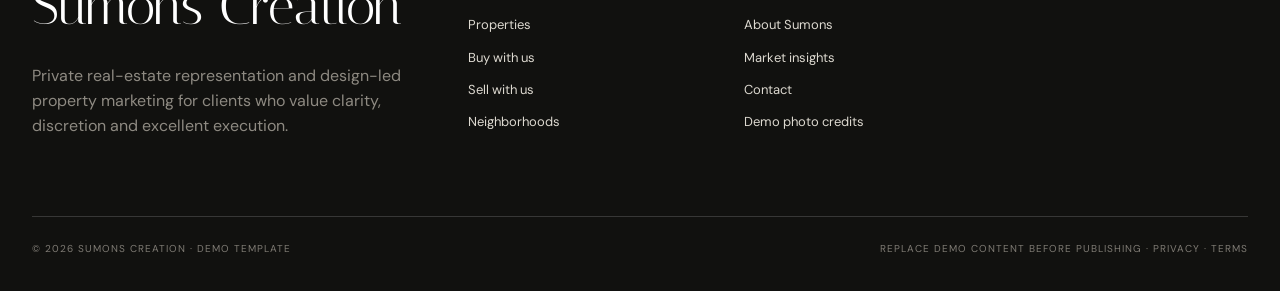
<file: listings.html>
<!doctype html>
<html lang="en">

<head><meta charset="utf-8"><meta name="viewport" content="width=device-width,initial-scale=1"><meta name="description" content="Luxury real estate property collection."><title>Properties | Sumons Creations</title><link rel="stylesheet" href="assets/css/luxe.css"></head>
<body><div data-site-header></div><main><section class="image-hero" style="background-image:url('images.pexels.com/photos/10610731/pexels-photo-10610731e61c.jpg?auto=compress&amp;cs=tinysrgb&amp;w=2200')"><div class="wrap"><div class="eyebrow">Private collection</div><h1 class="display">Properties with presence.</h1><p>Explore a polished demonstration portfolio of architectural homes, modern estates and elevated city residences.</p></div></section><section class="filters"><div class="wrap filter-row"><div class="filter-control"><input data-filter data-q placeholder="Search by property or area"></div><div class="filter-control"><select data-filter data-type><option value="">All types</option><option>Single Family</option><option>Estate</option><option>Villa</option><option>Condo</option></select></div><div class="filter-control"><select data-filter data-beds><option value="0">Any beds</option><option value="2">2+ beds</option><option value="3">3+ beds</option><option value="4">4+ beds</option><option value="5">5+ beds</option></select></div><div class="filter-control"><select data-filter data-max><option value="">Any price</option><option value="1500000">Under $1.5M</option><option value="2500000">Under $2.5M</option><option value="4000000">Under $4M</option></select></div><button class="filter-action" onclick="location.reload()">Reset</button></div></section><section class="section"><div class="wrap"><div class="result-count" data-count></div><div class="property-grid" data-listing-grid></div></div></section><section class="section-sm section-dark"><div class="wrap cta-wide" style="background:transparent;border:1px solid var(--dark-line)"><div><div class="eyebrow" style="color:var(--accent)">Not seeing the right fit?</div><h2 class="display">Some of our best homes never reach the public market.</h2></div><a class="btn btn-light" href="contact.html">Request private access</a></div></section></main><div data-site-footer></div><div class="toast" data-toast>Thanks. This is a demonstration form. Connect it to your preferred CRM or form service.</div><script src="assets/js/data.js"></script><script src="assets/js/app.js"></script></body>

</html>
</file>
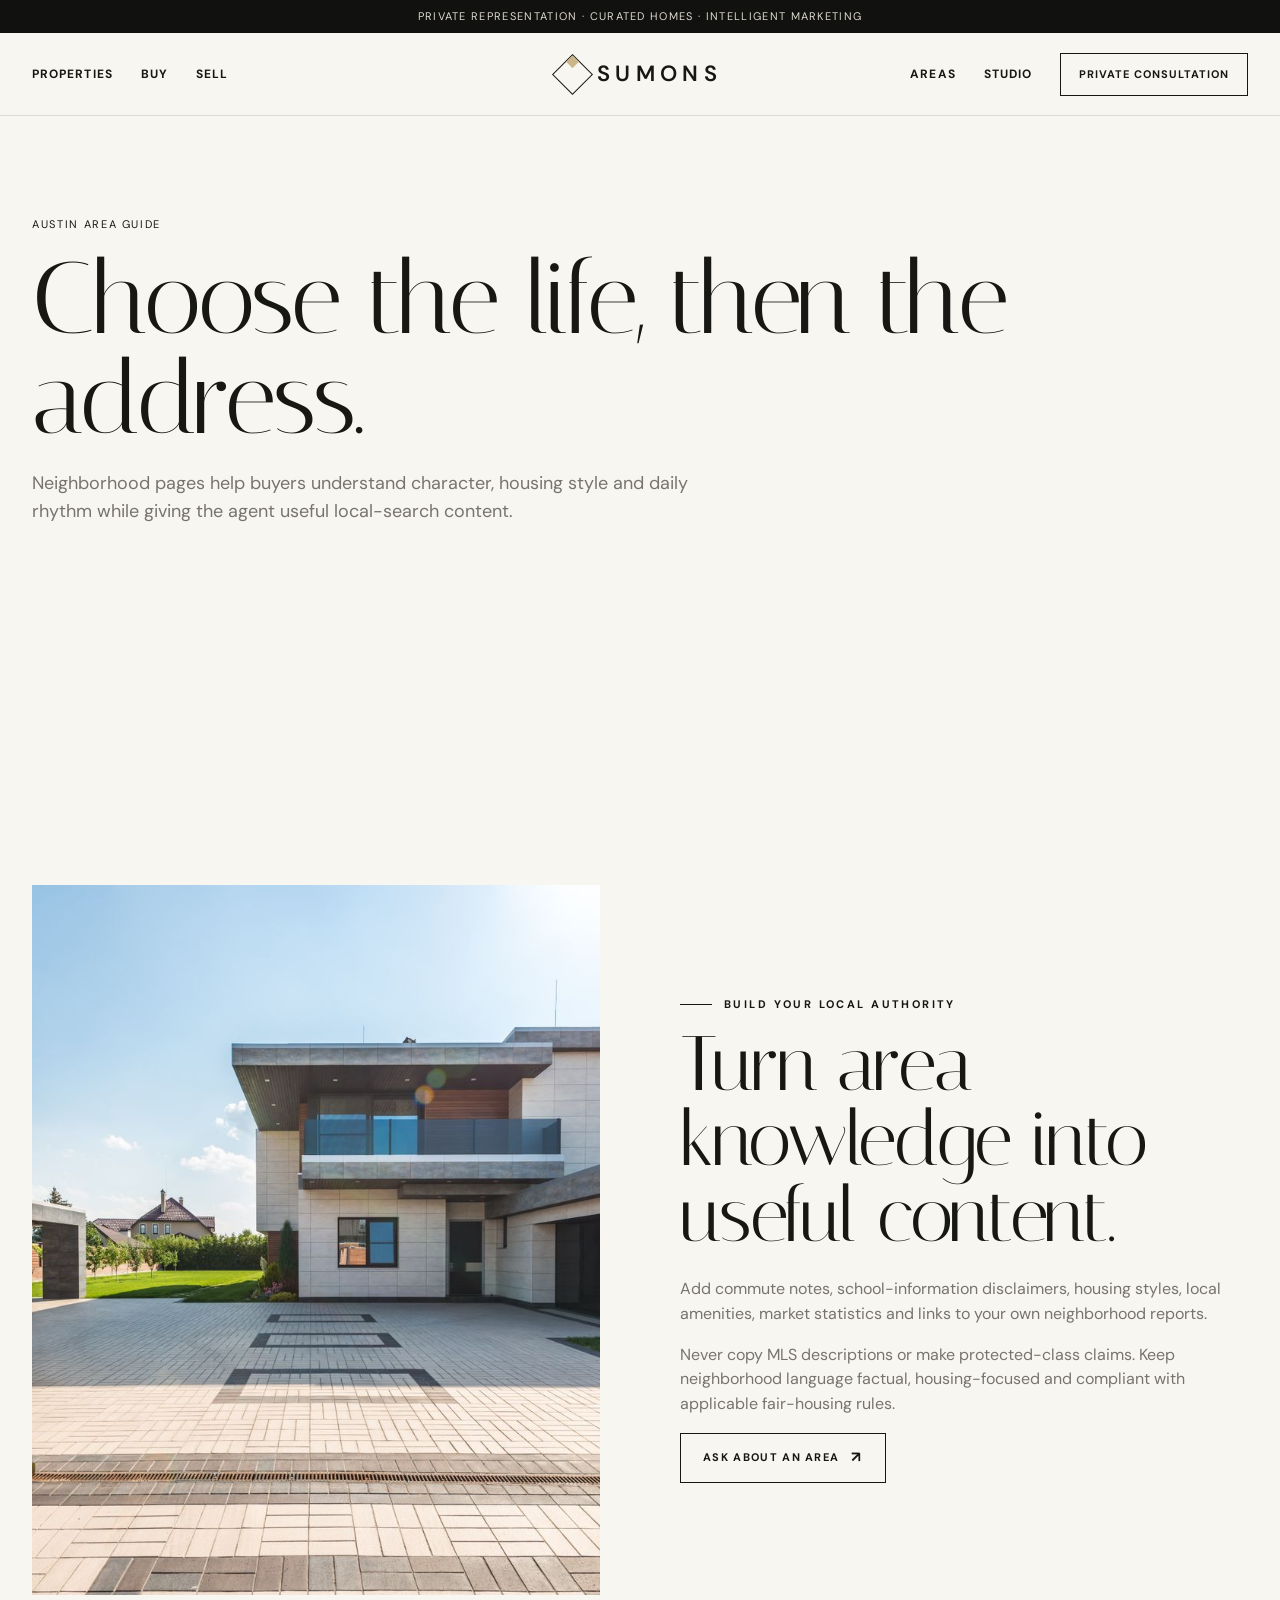
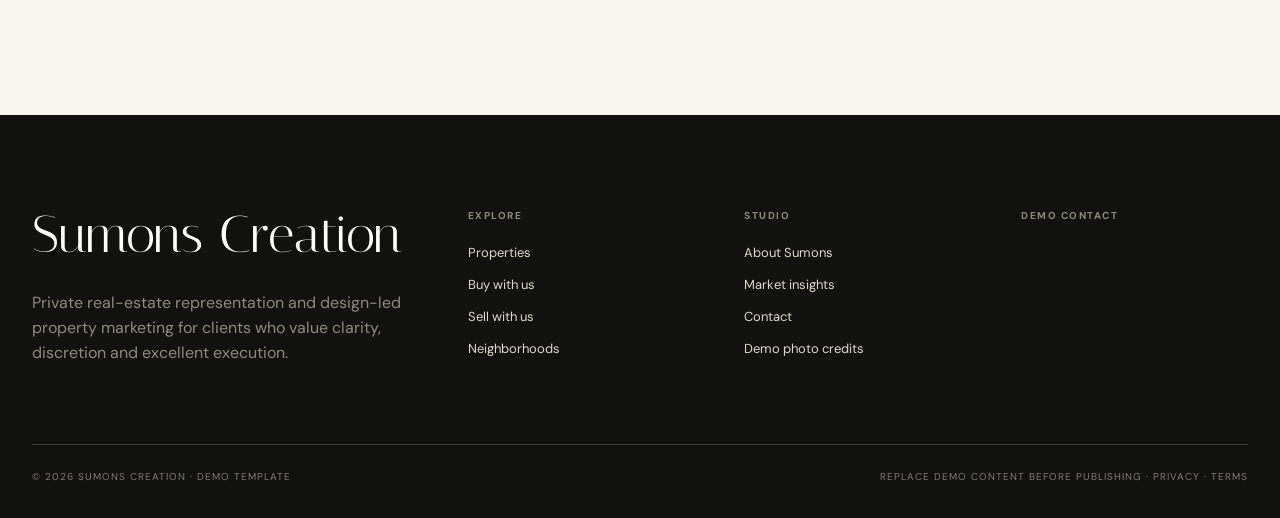
<file: neighborhoods.html>
<!doctype html>
<html lang="en">
<head><meta charset="utf-8"><meta name="viewport" content="width=device-width,initial-scale=1"><meta name="description" content="Neighborhood guide template for luxury real estate."><title>Neighborhoods | Sumons Creations</title><link rel="stylesheet" href="assets/css/luxe.css"></head>
<body><div data-site-header></div><main><section class="page-hero"><div class="wrap"><div class="kicker">Austin area guide</div><h1 class="display">Choose the life, then the address.</h1><p>Neighborhood pages help buyers understand character, housing style and daily rhythm while giving the agent useful local-search content.</p></div></section><section class="section-sm"><div class="wrap neighborhood-grid" data-neighborhoods></div></section><section class="section"><div class="wrap story-grid"><img class="story-image" src="images.pexels.com/photos/8134821/pexels-photo-81348210f62.jpg?auto=compress&amp;cs=tinysrgb&amp;w=1400" alt="Residential architecture"><div class="story-copy"><div class="eyebrow">Build your local authority</div><h2 class="display">Turn area knowledge into useful content.</h2><p>Add commute notes, school-information disclaimers, housing styles, local amenities, market statistics and links to your own neighborhood reports.</p><p>Never copy MLS descriptions or make protected-class claims. Keep neighborhood language factual, housing-focused and compliant with applicable fair-housing rules.</p><a class="btn" href="contact.html">Ask about an area</a></div></div></section></main><div data-site-footer></div><div class="toast" data-toast>Thanks. This is a demonstration form. Connect it to your preferred CRM or form service.</div><script src="assets/js/data.js"></script><script src="assets/js/app.js"></script></body>
</html>
</file>
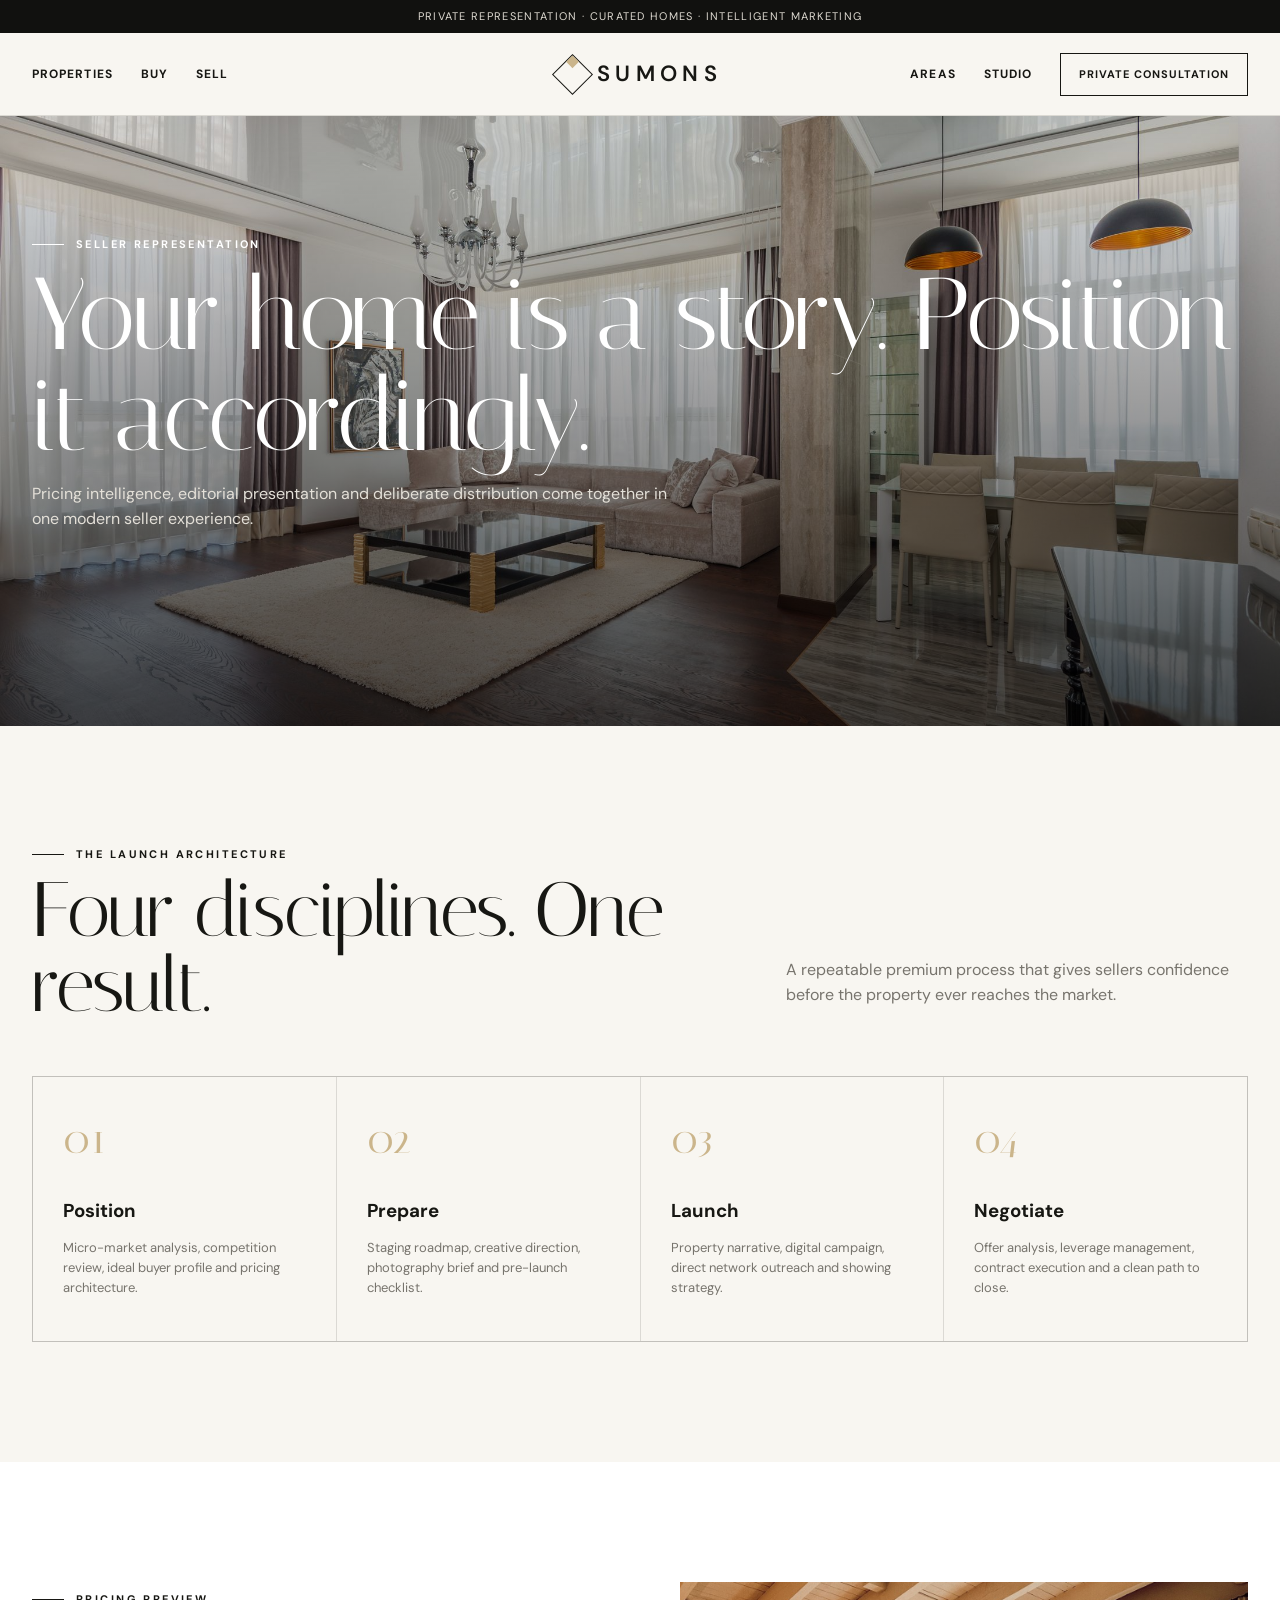
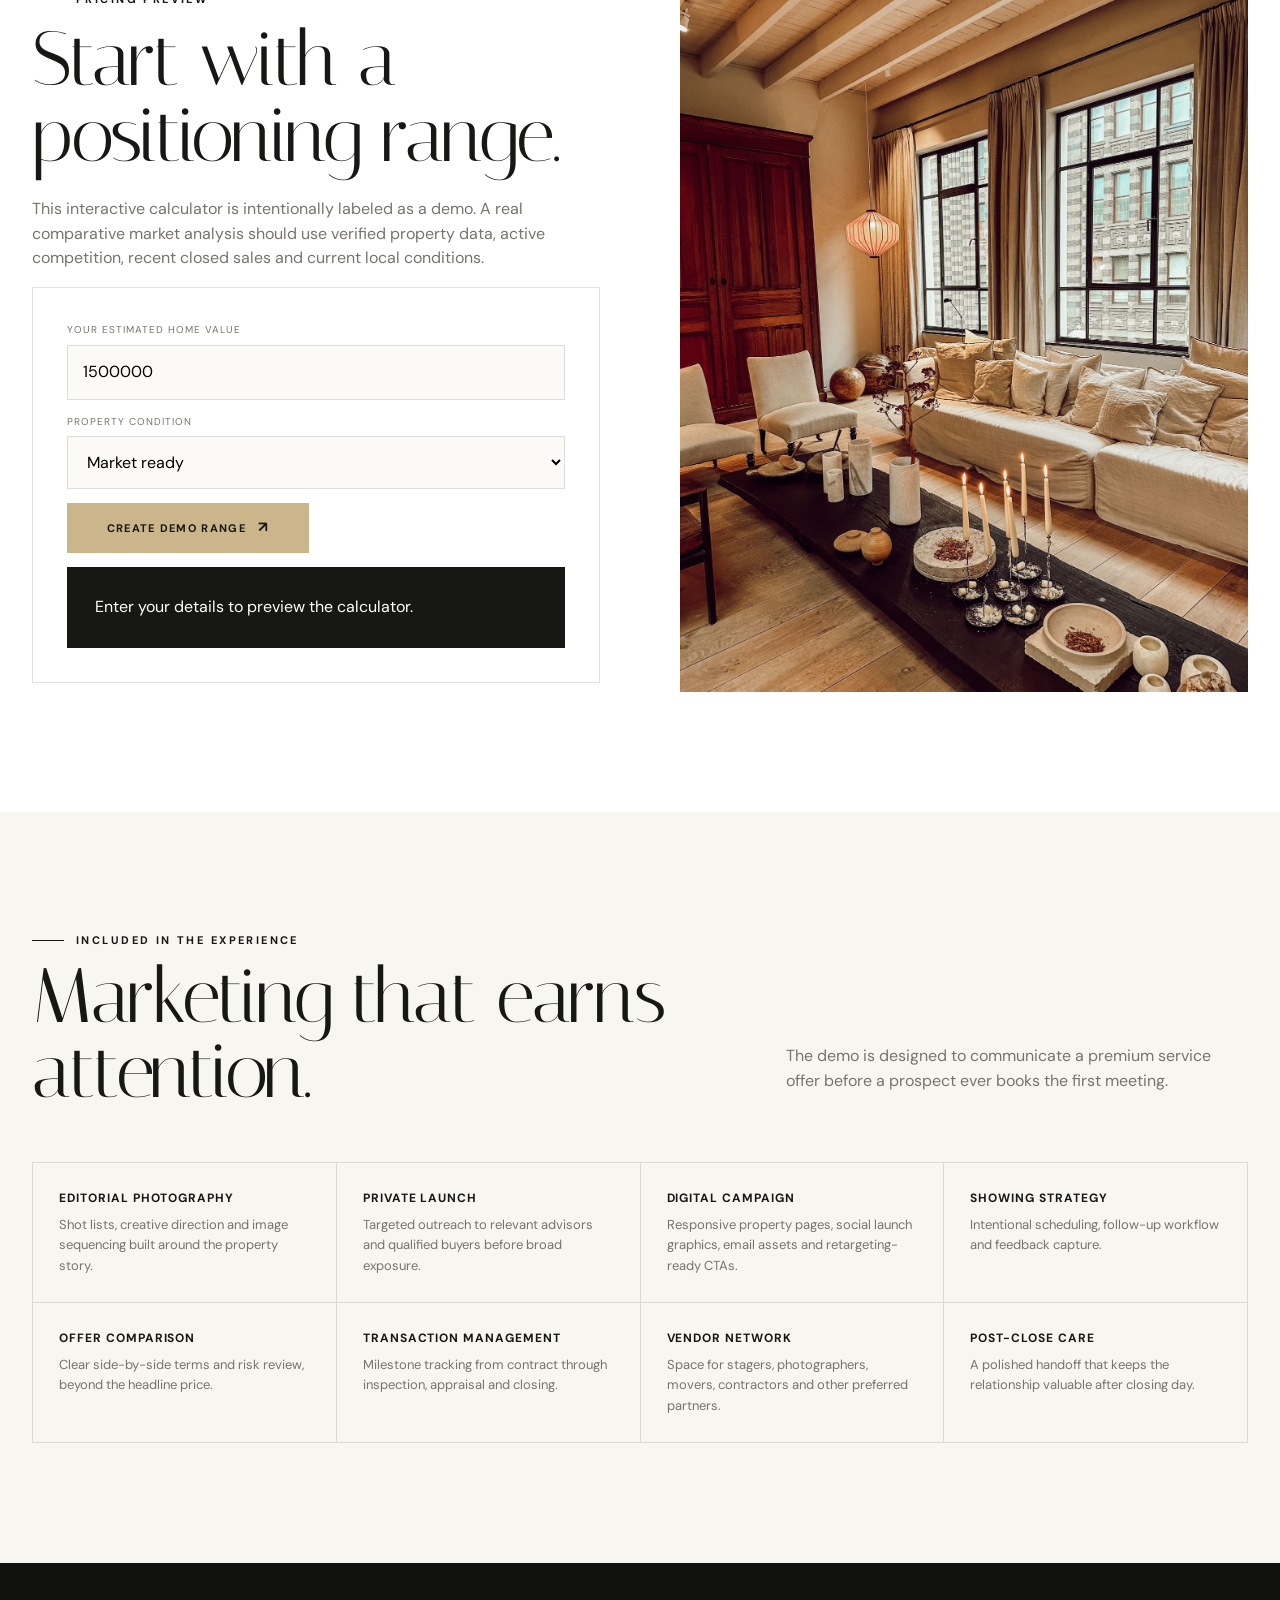
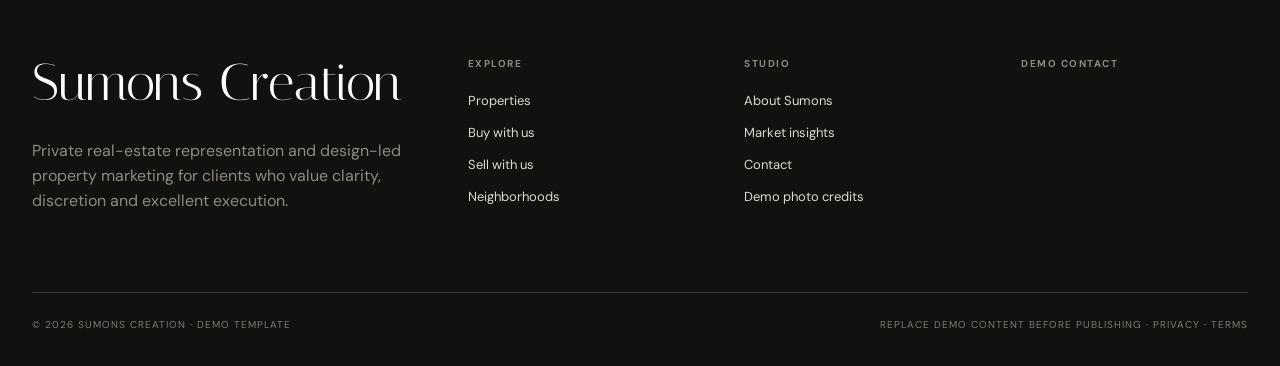
<file: sellers.html>
<!doctype html>
<html lang="en">
<!-- Mirrored from https://software.artecha.space/demos/estora/sellers.html by HTTrack Website Copier/3.x [XR&CO], Sun, 18 Oct 2026 04:08:54 GMT -->
<head><meta charset="utf-8"><meta name="viewport" content="width=device-width,initial-scale=1"><meta name="description" content="Premium seller services and valuation page."><title>Sell | Estora Luxe</title><link rel="stylesheet" href="assets/css/luxe.css"></head>
<body><div data-site-header></div><main><section class="image-hero" style="background-image:url('images.pexels.com/photos/7546321/pexels-photo-7546321e61c.jpg?auto=compress&amp;cs=tinysrgb&amp;w=2200')"><div class="wrap"><div class="eyebrow">Seller representation</div><h1 class="display">Your home is a story. Position it accordingly.</h1><p>Pricing intelligence, editorial presentation and deliberate distribution come together in one modern seller experience.</p></div></section><section class="section"><div class="wrap"><div class="head-row"><div><div class="eyebrow">The launch architecture</div><h2 class="display">Four disciplines. One result.</h2></div><p>A repeatable premium process that gives sellers confidence before the property ever reaches the market.</p></div><div class="timeline"><div class="timeline-item"><b>01</b><h3>Position</h3><p>Micro-market analysis, competition review, ideal buyer profile and pricing architecture.</p></div><div class="timeline-item"><b>02</b><h3>Prepare</h3><p>Staging roadmap, creative direction, photography brief and pre-launch checklist.</p></div><div class="timeline-item"><b>03</b><h3>Launch</h3><p>Property narrative, digital campaign, direct network outreach and showing strategy.</p></div><div class="timeline-item"><b>04</b><h3>Negotiate</h3><p>Offer analysis, leverage management, contract execution and a clean path to close.</p></div></div></div></section><section class="section section-white"><div class="wrap story-grid"><div class="story-copy"><div class="eyebrow">Pricing preview</div><h2 class="display">Start with a positioning range.</h2><p>This interactive calculator is intentionally labeled as a demo. A real comparative market analysis should use verified property data, active competition, recent closed sales and current local conditions.</p><form class="form-card" data-estimate><div class="form-grid"><div class="field full"><label>Your estimated home value</label><input name="homeValue" type="number" value="1500000" min="100000" step="50000"></div><div class="field full"><label>Property condition</label><select name="condition"><option value=".94">Needs updating</option><option value="1" selected>Market ready</option><option value="1.05">Exceptional / recently renovated</option></select></div><button class="btn btn-accent full">Create demo range</button></div><div class="calc-result" data-estimate-result><span>Enter your details to preview the calculator.</span></div></form></div><img class="story-image" src="images.pexels.com/photos/19064708/pexels-photo-190647080f62.jpg?auto=compress&amp;cs=tinysrgb&amp;w=1400" alt="Luxury home interior"></div></section><section class="section"><div class="wrap"><div class="head-row"><div><div class="eyebrow">Included in the experience</div><h2 class="display">Marketing that earns attention.</h2></div><p>The demo is designed to communicate a premium service offer before a prospect ever books the first meeting.</p></div><div class="feature-grid"><div class="feature"><b>Editorial photography</b><p>Shot lists, creative direction and image sequencing built around the property story.</p></div><div class="feature"><b>Private launch</b><p>Targeted outreach to relevant advisors and qualified buyers before broad exposure.</p></div><div class="feature"><b>Digital campaign</b><p>Responsive property pages, social launch graphics, email assets and retargeting-ready CTAs.</p></div><div class="feature"><b>Showing strategy</b><p>Intentional scheduling, follow-up workflow and feedback capture.</p></div><div class="feature"><b>Offer comparison</b><p>Clear side-by-side terms and risk review, beyond the headline price.</p></div><div class="feature"><b>Transaction management</b><p>Milestone tracking from contract through inspection, appraisal and closing.</p></div><div class="feature"><b>Vendor network</b><p>Space for stagers, photographers, movers, contractors and other preferred partners.</p></div><div class="feature"><b>Post-close care</b><p>A polished handoff that keeps the relationship valuable after closing day.</p></div></div></div></section></main><div data-site-footer></div><div class="toast" data-toast>Thanks. This is a demonstration form. Connect it to your preferred CRM or form service.</div><script src="assets/js/data.js"></script><script src="assets/js/app.js"></script></body>
<!-- Mirrored from https://software.artecha.space/demos/estora/sellers.html by HTTrack Website Copier/3.x [XR&CO], Sun, 18 Oct 2026 04:08:54 GMT -->
</html>
</file>
<file: assets/css/luxe.css>
@import url('https://fonts.googleapis.com/css2?family=DM+Sans:wght@400;500;600;700&family=Italiana&display=swap');
:root{
  --ink:#171713;--ink-soft:#24231f;--paper:#f8f6f1;--white:#fff;--accent:#cbb58b;--accent-2:#e9dfcb;
  --muted:#77746d;--line:rgba(23,23,19,.13);--dark-line:rgba(255,255,255,.16);--max:1360px;
  --serif:'Italiana',Georgia,serif;--sans:'DM Sans',Inter,system-ui,sans-serif;--ease:cubic-bezier(.2,.8,.2,1);
}
*{box-sizing:border-box}html{scroll-behavior:smooth}body{margin:0;background:var(--paper);color:var(--ink);font-family:var(--sans);line-height:1.55;-webkit-font-smoothing:antialiased}body.menu-open{overflow:hidden}
a{color:inherit;text-decoration:none}button,input,select,textarea{font:inherit}img{display:block;width:100%;height:auto}::selection{background:var(--accent);color:#111}.wrap{width:min(var(--max),calc(100% - 64px));margin:auto}.eyebrow{display:flex;align-items:center;gap:12px;text-transform:uppercase;letter-spacing:.22em;font-size:11px;font-weight:700}.eyebrow:before{content:'';width:32px;height:1px;background:currentColor}.display{font-family:var(--serif);font-weight:400;line-height:.98;letter-spacing:-.025em}.muted{color:var(--muted)}
/* nav */
.topbar{background:#11110f;color:#ddd9d0;text-align:center;padding:8px 20px;font-size:11px;letter-spacing:.12em;text-transform:uppercase}.nav{position:sticky;top:0;z-index:100;background:rgba(248,246,241,.92);backdrop-filter:blur(18px);border-bottom:1px solid var(--line)}.nav-inner{height:82px;display:grid;grid-template-columns:1fr auto 1fr;align-items:center}.nav-left,.nav-right{display:flex;align-items:center;gap:28px}.nav-right{justify-content:flex-end}.nav-link{font-size:12px;letter-spacing:.09em;text-transform:uppercase;font-weight:700}.brand{display:flex;align-items:center;gap:10px;font-size:22px;letter-spacing:.24em;font-weight:600}.brand-mark{width:29px;height:29px;border:1px solid currentColor;display:grid;place-items:center;transform:rotate(45deg)}.brand-mark i{display:block;width:9px;height:9px;background:var(--accent)}.brand span{display:inline-block}.nav-cta{padding:12px 18px;border:1px solid var(--ink);font-size:11px;letter-spacing:.09em;text-transform:uppercase;font-weight:700;transition:.25s var(--ease)}.nav-cta:hover{background:var(--ink);color:#fff}.menu-btn{display:none;background:none;border:0;font-size:12px;text-transform:uppercase;letter-spacing:.1em}.mobile-panel{display:none;position:fixed;inset:0;z-index:99;background:var(--ink);color:#fff;padding:120px 34px 40px}.mobile-panel.open{display:flex;flex-direction:column;justify-content:space-between}.mobile-panel nav{display:grid;gap:12px}.mobile-panel a{font-family:var(--serif);font-size:46px;line-height:1.08}.mobile-meta{color:#aba79f;font-size:13px}
/* buttons */
.btn{display:inline-flex;align-items:center;justify-content:center;gap:12px;min-height:50px;padding:0 22px;border:1px solid var(--ink);background:transparent;color:var(--ink);font-size:11px;text-transform:uppercase;letter-spacing:.12em;font-weight:700;cursor:pointer;transition:.25s var(--ease)}.btn:after{content:'↗';font-size:15px}.btn:hover{background:var(--ink);color:#fff}.btn-light{border-color:#fff;color:#fff}.btn-light:hover{background:#fff;color:#111}.btn-accent{background:var(--accent);border-color:var(--accent);color:#171713}.btn-accent:hover{background:#e0cfaa;border-color:#e0cfaa;color:#171713}.text-link{font-size:11px;text-transform:uppercase;letter-spacing:.12em;font-weight:700;border-bottom:1px solid;padding-bottom:4px}
/* hero */
.hero{min-height:calc(100vh - 118px);position:relative;display:flex;align-items:flex-end;background:#111;color:#fff;overflow:hidden}.hero-bg{position:absolute;inset:0;background-size:cover;background-position:center}.hero-bg:after{content:'';position:absolute;inset:0;background:linear-gradient(180deg,rgba(10,10,8,.16),rgba(10,10,8,.24) 45%,rgba(10,10,8,.74))}.hero-content{position:relative;z-index:2;width:100%;padding:clamp(120px,18vh,220px) 0 58px}.hero-topline{display:flex;justify-content:space-between;align-items:end;gap:40px}.hero h1{font-size:clamp(66px,9.5vw,154px);max-width:1120px;margin:12px 0 28px}.hero-copy{max-width:560px;font-size:17px;color:#e8e5de}.hero-actions{display:flex;gap:10px;flex-wrap:wrap;margin-top:32px}.hero-index{writing-mode:vertical-rl;transform:rotate(180deg);font-size:10px;letter-spacing:.22em;text-transform:uppercase;color:#d6d1c8}.search-dock{position:relative;z-index:3;margin-top:-1px;background:#fff;color:var(--ink);box-shadow:0 30px 90px rgba(0,0,0,.14)}.search-grid{display:grid;grid-template-columns:1.1fr 1fr 1fr .9fr auto}.search-cell{padding:22px 24px;border-right:1px solid var(--line)}.search-cell label{display:block;font-size:10px;text-transform:uppercase;letter-spacing:.13em;color:var(--muted);margin-bottom:7px}.search-cell select,.search-cell input{width:100%;border:0;background:transparent;padding:0;outline:0;font-weight:600}.search-go{border:0;background:var(--ink);color:#fff;padding:0 34px;text-transform:uppercase;font-size:11px;letter-spacing:.14em;font-weight:700;cursor:pointer}
/* sections */
.section{padding:120px 0}.section-sm{padding:78px 0}.section-dark{background:var(--ink);color:#fff}.section-white{background:#fff}.head-row{display:grid;grid-template-columns:1.2fr .8fr;gap:60px;align-items:end;margin-bottom:52px}.head-row h2{font-size:clamp(48px,6vw,88px);margin:10px 0 0}.head-row p{max-width:540px;color:var(--muted);font-size:16px}.section-dark .head-row p{color:#aaa69f}.stats{display:grid;grid-template-columns:repeat(4,1fr);border-top:1px solid var(--line);border-bottom:1px solid var(--line)}.stat{padding:34px 28px;border-right:1px solid var(--line)}.stat:last-child{border-right:0}.stat strong{font-family:var(--serif);font-size:48px;font-weight:400}.stat span{display:block;margin-top:5px;color:var(--muted);font-size:12px;text-transform:uppercase;letter-spacing:.08em}
/* property */
.property-grid{display:grid;grid-template-columns:repeat(12,1fr);gap:24px}.property-card{grid-column:span 6;position:relative}.property-card:nth-child(3n){grid-column:span 5}.property-card:nth-child(3n+1):not(:first-child){grid-column:span 7}.property-media{position:relative;overflow:hidden;background:#ddd;aspect-ratio:4/3}.property-card.large .property-media{aspect-ratio:16/10}.property-media img{height:100%;object-fit:cover;transition:transform .8s var(--ease)}.property-card:hover img{transform:scale(1.035)}.pill{position:absolute;left:18px;top:18px;background:rgba(248,246,241,.92);backdrop-filter:blur(8px);padding:8px 11px;font-size:9px;text-transform:uppercase;letter-spacing:.12em;font-weight:700}.heart{position:absolute;right:18px;top:18px;width:38px;height:38px;border-radius:50%;border:0;background:rgba(248,246,241,.92);font-size:18px;cursor:pointer}.heart.active{background:var(--accent)}.property-info{display:grid;grid-template-columns:1fr auto;gap:20px;padding:18px 0 6px;border-bottom:1px solid var(--line)}.property-info h3{font-family:var(--serif);font-size:34px;font-weight:400;margin:0 0 4px}.property-location{font-size:12px;color:var(--muted)}.property-price{font-size:16px;font-weight:600;padding-top:8px}.property-meta{display:flex;gap:18px;font-size:11px;text-transform:uppercase;letter-spacing:.07em;color:var(--muted);padding-top:12px}.property-meta span+span:before{content:'·';margin-right:18px}
/* editorial split */
.editorial{display:grid;grid-template-columns:.8fr 1.2fr;min-height:720px}.editorial-copy{padding:90px max(50px,calc((100vw - var(--max))/2));padding-right:80px;display:flex;flex-direction:column;justify-content:space-between;background:#1b1b18;color:#fff}.editorial-copy h2{font-size:clamp(54px,6vw,90px);margin:18px 0 24px}.editorial-copy p{color:#b7b2aa;max-width:480px}.editorial-image{min-height:680px;background-size:cover;background-position:center}.process{display:grid;gap:0;margin-top:50px}.process-row{display:grid;grid-template-columns:42px 1fr auto;gap:18px;align-items:center;padding:18px 0;border-top:1px solid var(--dark-line)}.process-row b{font-size:10px;color:var(--accent)}.process-row span{font-size:13px}.process-row i{font-style:normal;color:#777}
/* neighborhoods */
.neighborhood-grid{display:grid;grid-template-columns:repeat(3,1fr);gap:18px}.neighborhood{position:relative;min-height:520px;overflow:hidden;color:#fff}.neighborhood img{position:absolute;inset:0;height:100%;object-fit:cover;transition:.7s var(--ease)}.neighborhood:after{content:'';position:absolute;inset:0;background:linear-gradient(180deg,transparent 25%,rgba(10,10,8,.75))}.neighborhood:hover img{transform:scale(1.04)}.neighborhood-copy{position:absolute;z-index:2;left:28px;right:28px;bottom:28px}.neighborhood-copy small{text-transform:uppercase;letter-spacing:.14em}.neighborhood-copy h3{font-family:var(--serif);font-size:39px;font-weight:400;margin:8px 0}.neighborhood-copy p{font-size:13px;color:#ddd9d0;max-width:350px}
/* quote */
.quote-wrap{display:grid;grid-template-columns:.42fr 1fr;gap:70px;align-items:start}.quote-mark{font-family:var(--serif);font-size:180px;line-height:.65;color:var(--accent)}.quote-text{font-family:var(--serif);font-size:clamp(42px,5vw,74px);line-height:1.08}.quote-by{font-family:var(--sans);font-size:12px;text-transform:uppercase;letter-spacing:.12em;margin-top:34px;color:#aaa69f}
/* CTA */
.cta-wide{background:var(--accent);padding:64px;display:grid;grid-template-columns:1fr auto;align-items:center;gap:30px}.cta-wide h2{font-size:clamp(44px,5vw,76px);margin:0}.cta-wide p{max-width:580px;margin:16px 0 0}
/* pages */
.page-hero{padding:100px 0 65px}.page-hero .kicker{font-size:11px;text-transform:uppercase;letter-spacing:.15em}.page-hero h1{font-size:clamp(68px,8vw,124px);margin:16px 0 20px}.page-hero p{max-width:700px;font-size:18px;color:var(--muted)}.image-hero{min-height:610px;position:relative;background-size:cover;background-position:center;color:#fff;display:flex;align-items:flex-end}.image-hero:after{content:'';position:absolute;inset:0;background:linear-gradient(180deg,rgba(0,0,0,.12),rgba(0,0,0,.68))}.image-hero .wrap{position:relative;z-index:2;padding-bottom:58px}.image-hero h1{font-size:clamp(62px,8vw,116px);margin:12px 0}.image-hero p{max-width:650px;color:#e4e0d8}.filters{position:sticky;top:82px;z-index:20;background:rgba(248,246,241,.96);backdrop-filter:blur(14px);border-top:1px solid var(--line);border-bottom:1px solid var(--line)}.filter-row{display:grid;grid-template-columns:1.3fr repeat(3,1fr) auto;gap:0}.filter-control{padding:18px;border-right:1px solid var(--line)}.filter-control input,.filter-control select{width:100%;background:transparent;border:0;outline:0}.filter-action{padding:0 22px;border:0;background:var(--ink);color:#fff;font-size:10px;text-transform:uppercase;letter-spacing:.12em}.result-count{margin-bottom:28px;color:var(--muted);font-size:12px}.empty{padding:80px;text-align:center;border:1px dashed var(--line);color:var(--muted);grid-column:1/-1}.feature-grid{display:grid;grid-template-columns:repeat(4,1fr);border-top:1px solid var(--line);border-left:1px solid var(--line)}.feature{padding:26px;border-right:1px solid var(--line);border-bottom:1px solid var(--line)}.feature b{display:block;font-size:12px;text-transform:uppercase;letter-spacing:.08em;margin-bottom:8px}.feature p{font-size:13px;color:var(--muted);margin:0}.story-grid{display:grid;grid-template-columns:1fr 1fr;gap:80px;align-items:center}.story-image{aspect-ratio:4/5;object-fit:cover}.story-copy h2{font-size:clamp(48px,6vw,82px);margin:14px 0 24px}.story-copy p{color:var(--muted)}
/* forms/cards */
.form-card{background:#fff;border:1px solid var(--line);padding:34px}.form-grid{display:grid;grid-template-columns:1fr 1fr;gap:14px}.field{display:grid;gap:7px}.field.full{grid-column:1/-1}.field label{font-size:10px;text-transform:uppercase;letter-spacing:.1em;color:var(--muted)}.field input,.field select,.field textarea{width:100%;padding:14px 15px;border:1px solid var(--line);background:#fbfaf7;outline:none}.field textarea{min-height:120px;resize:vertical}.toast{position:fixed;right:24px;bottom:24px;background:#171713;color:#fff;padding:15px 18px;z-index:200;font-size:12px;opacity:0;transform:translateY(15px);transition:.25s}.toast.show{opacity:1;transform:none}.calc-result{background:var(--ink);color:#fff;padding:28px;margin-top:14px}.calc-result strong{font-family:var(--serif);font-size:50px;font-weight:400}
/* detail */
.detail-head{padding:52px 0 30px}.detail-headline{display:grid;grid-template-columns:1fr auto;gap:30px;align-items:end}.detail-head h1{font-size:clamp(58px,7vw,105px);margin:8px 0}.detail-price{font-family:var(--serif);font-size:52px;text-align:right}.gallery{display:grid;grid-template-columns:2fr 1fr;grid-template-rows:360px 360px;gap:8px}.gallery figure{margin:0;overflow:hidden;background:#ddd}.gallery figure:first-child{grid-row:1/3}.gallery img{height:100%;object-fit:cover}.detail-body{display:grid;grid-template-columns:1.25fr .75fr;gap:70px;padding:70px 0}.detail-lead{font-family:var(--serif);font-size:38px;line-height:1.2}.detail-facts{display:grid;grid-template-columns:repeat(4,1fr);border-top:1px solid var(--line);margin:38px 0}.fact{padding:20px 14px 20px 0;border-bottom:1px solid var(--line)}.fact strong{display:block;font-size:19px}.fact span{font-size:10px;text-transform:uppercase;letter-spacing:.1em;color:var(--muted)}.amenities{columns:2;list-style:none;padding:0}.amenities li{padding:10px 0;border-bottom:1px solid var(--line);font-size:13px}.inquiry-card{position:sticky;top:120px;background:#fff;border:1px solid var(--line);padding:30px}.inquiry-card h3{font-family:var(--serif);font-size:34px;font-weight:400;margin:0 0 8px}
/* timeline / guides */
.timeline{display:grid;grid-template-columns:repeat(4,1fr);gap:1px;background:var(--line);border:1px solid var(--line)}.timeline-item{background:var(--paper);padding:30px}.timeline-item b{font-family:var(--serif);font-size:42px;font-weight:400;color:var(--accent)}.timeline-item h3{margin:24px 0 10px}.timeline-item p{font-size:13px;color:var(--muted)}.resource-grid{display:grid;grid-template-columns:repeat(3,1fr);gap:18px}.resource{padding:30px;background:#fff;border:1px solid var(--line);min-height:250px;display:flex;flex-direction:column;justify-content:space-between}.resource small{text-transform:uppercase;letter-spacing:.12em;color:var(--muted)}.resource h3{font-family:var(--serif);font-size:34px;font-weight:400}.resource p{font-size:13px;color:var(--muted)}
/* footer */
.footer{background:#11110f;color:#ddd9d0;padding:80px 0 34px}.footer-grid{display:grid;grid-template-columns:1.7fr 1fr 1fr 1fr;gap:50px}.footer-brand{font-family:var(--serif);font-size:52px;color:#fff}.footer p{color:#8e8a82;max-width:420px}.footer h4{font-size:10px;text-transform:uppercase;letter-spacing:.15em;color:#8e8a82}.footer a{display:block;padding:6px 0;font-size:13px}.footer-bottom{margin-top:62px;padding-top:24px;border-top:1px solid var(--dark-line);display:flex;justify-content:space-between;gap:20px;font-size:10px;text-transform:uppercase;letter-spacing:.1em;color:#7f7b74}
/* reveal */
[data-reveal]{opacity:0;transform:translateY(20px);transition:opacity .7s var(--ease),transform .7s var(--ease)}[data-reveal].visible{opacity:1;transform:none}
@media(max-width:1050px){.nav-left,.nav-right .nav-link{display:none}.nav-inner{grid-template-columns:1fr auto}.brand{justify-self:start}.nav-right{justify-self:end}.menu-btn{display:block}.hero-topline{display:block}.hero-index{display:none}.search-grid{grid-template-columns:1fr 1fr}.search-go{min-height:58px}.head-row,.story-grid,.detail-body{grid-template-columns:1fr}.property-card,.property-card:nth-child(3n),.property-card:nth-child(3n+1):not(:first-child){grid-column:span 6}.editorial{grid-template-columns:1fr}.editorial-image{min-height:560px}.feature-grid{grid-template-columns:repeat(2,1fr)}.timeline{grid-template-columns:repeat(2,1fr)}.footer-grid{grid-template-columns:1.4fr 1fr 1fr}.footer-grid>div:last-child{grid-column:2/4}.filter-row{grid-template-columns:1fr 1fr}.filter-action{min-height:52px}.gallery{grid-template-rows:280px 280px}.detail-headline{grid-template-columns:1fr}.detail-price{text-align:left}}
@media(max-width:720px){.wrap{width:min(var(--max),calc(100% - 34px))}.topbar{display:none}.nav-inner{height:70px}.brand{font-size:18px}.hero{min-height:84vh}.hero-content{padding-bottom:32px}.hero h1{font-size:clamp(54px,18vw,78px)}.hero-copy{font-size:15px}.search-grid{grid-template-columns:1fr}.search-cell{border-right:0;border-bottom:1px solid var(--line)}.section{padding:82px 0}.section-sm{padding:58px 0}.head-row{gap:24px;margin-bottom:34px}.head-row h2{font-size:52px}.stats{grid-template-columns:1fr 1fr}.stat:nth-child(2){border-right:0}.stat:nth-child(-n+2){border-bottom:1px solid var(--line)}.stat strong{font-size:38px}.property-grid{display:block}.property-card{margin-bottom:36px}.property-info h3{font-size:29px}.property-info{grid-template-columns:1fr}.property-price{padding-top:0}.editorial-copy{padding:70px 24px}.editorial-copy h2{font-size:55px}.editorial-image{min-height:450px}.neighborhood-grid,.resource-grid{grid-template-columns:1fr}.neighborhood{min-height:440px}.quote-wrap{grid-template-columns:1fr;gap:0}.quote-mark{font-size:120px}.cta-wide{padding:38px 28px;grid-template-columns:1fr}.feature-grid,.timeline{grid-template-columns:1fr}.footer-grid{grid-template-columns:1fr 1fr}.footer-grid>div:first-child{grid-column:1/-1}.footer-grid>div:last-child{grid-column:auto}.footer-bottom{flex-direction:column}.page-hero{padding:70px 0 45px}.page-hero h1{font-size:65px}.image-hero{min-height:520px}.filter-row{grid-template-columns:1fr}.filter-control{border-right:0;border-bottom:1px solid var(--line)}.gallery{grid-template-columns:1fr;grid-template-rows:350px 220px 220px}.gallery figure:first-child{grid-row:auto}.detail-facts{grid-template-columns:1fr 1fr}.amenities{columns:1}.form-grid{grid-template-columns:1fr}.field.full{grid-column:auto}.detail-head h1{font-size:62px}.detail-price{font-size:42px}}
</file>
